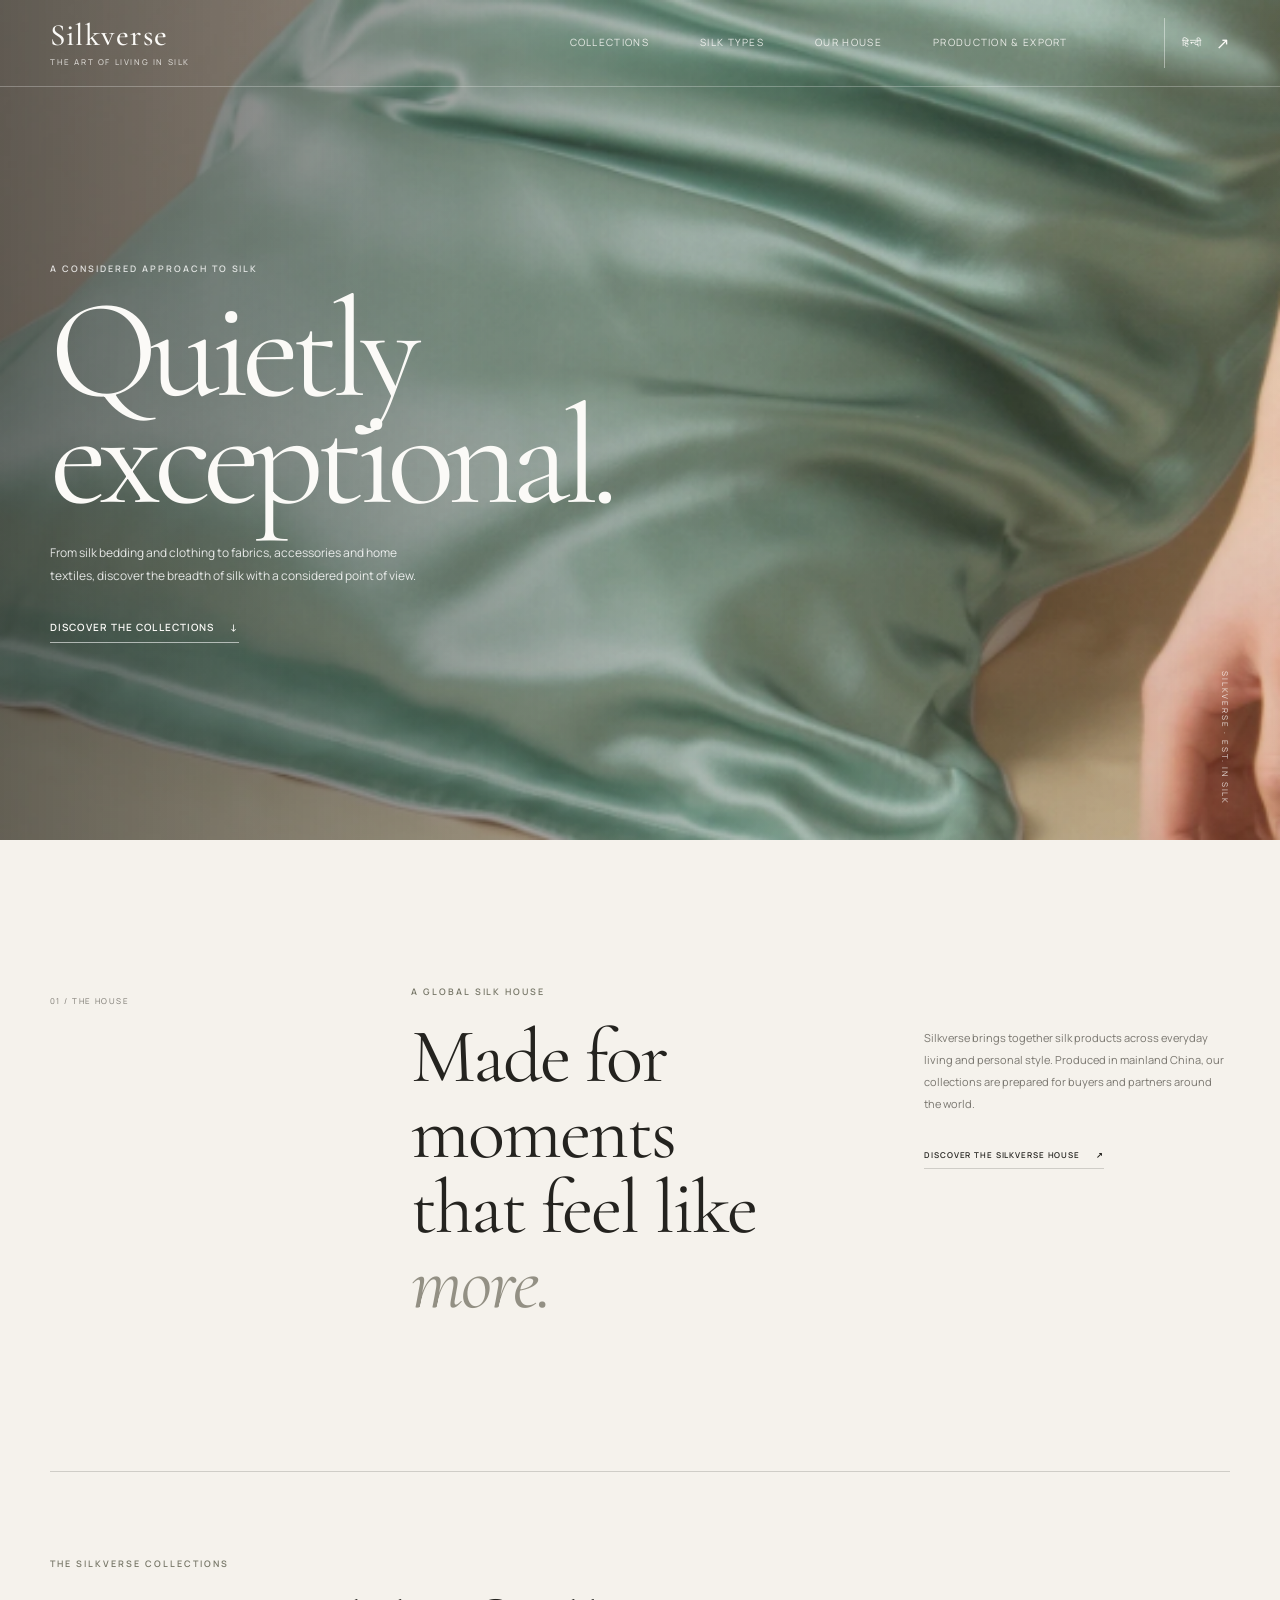
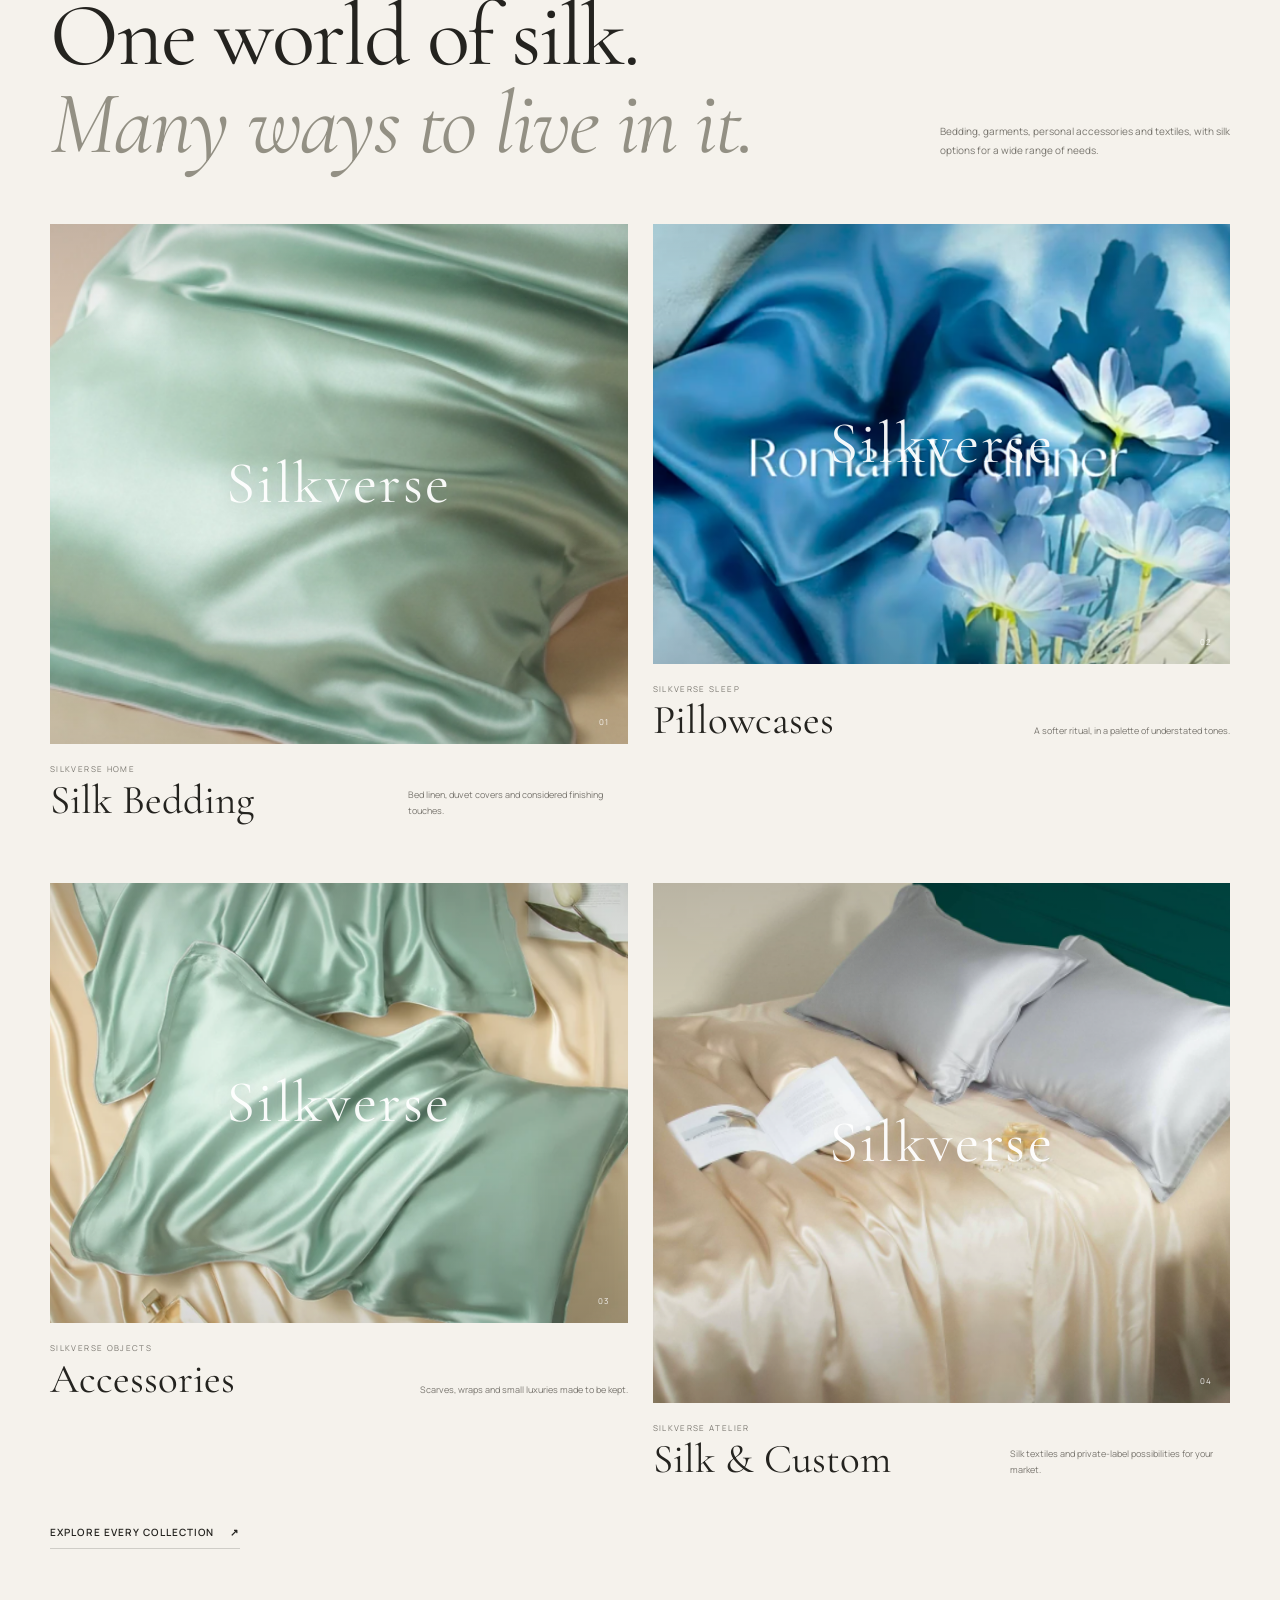
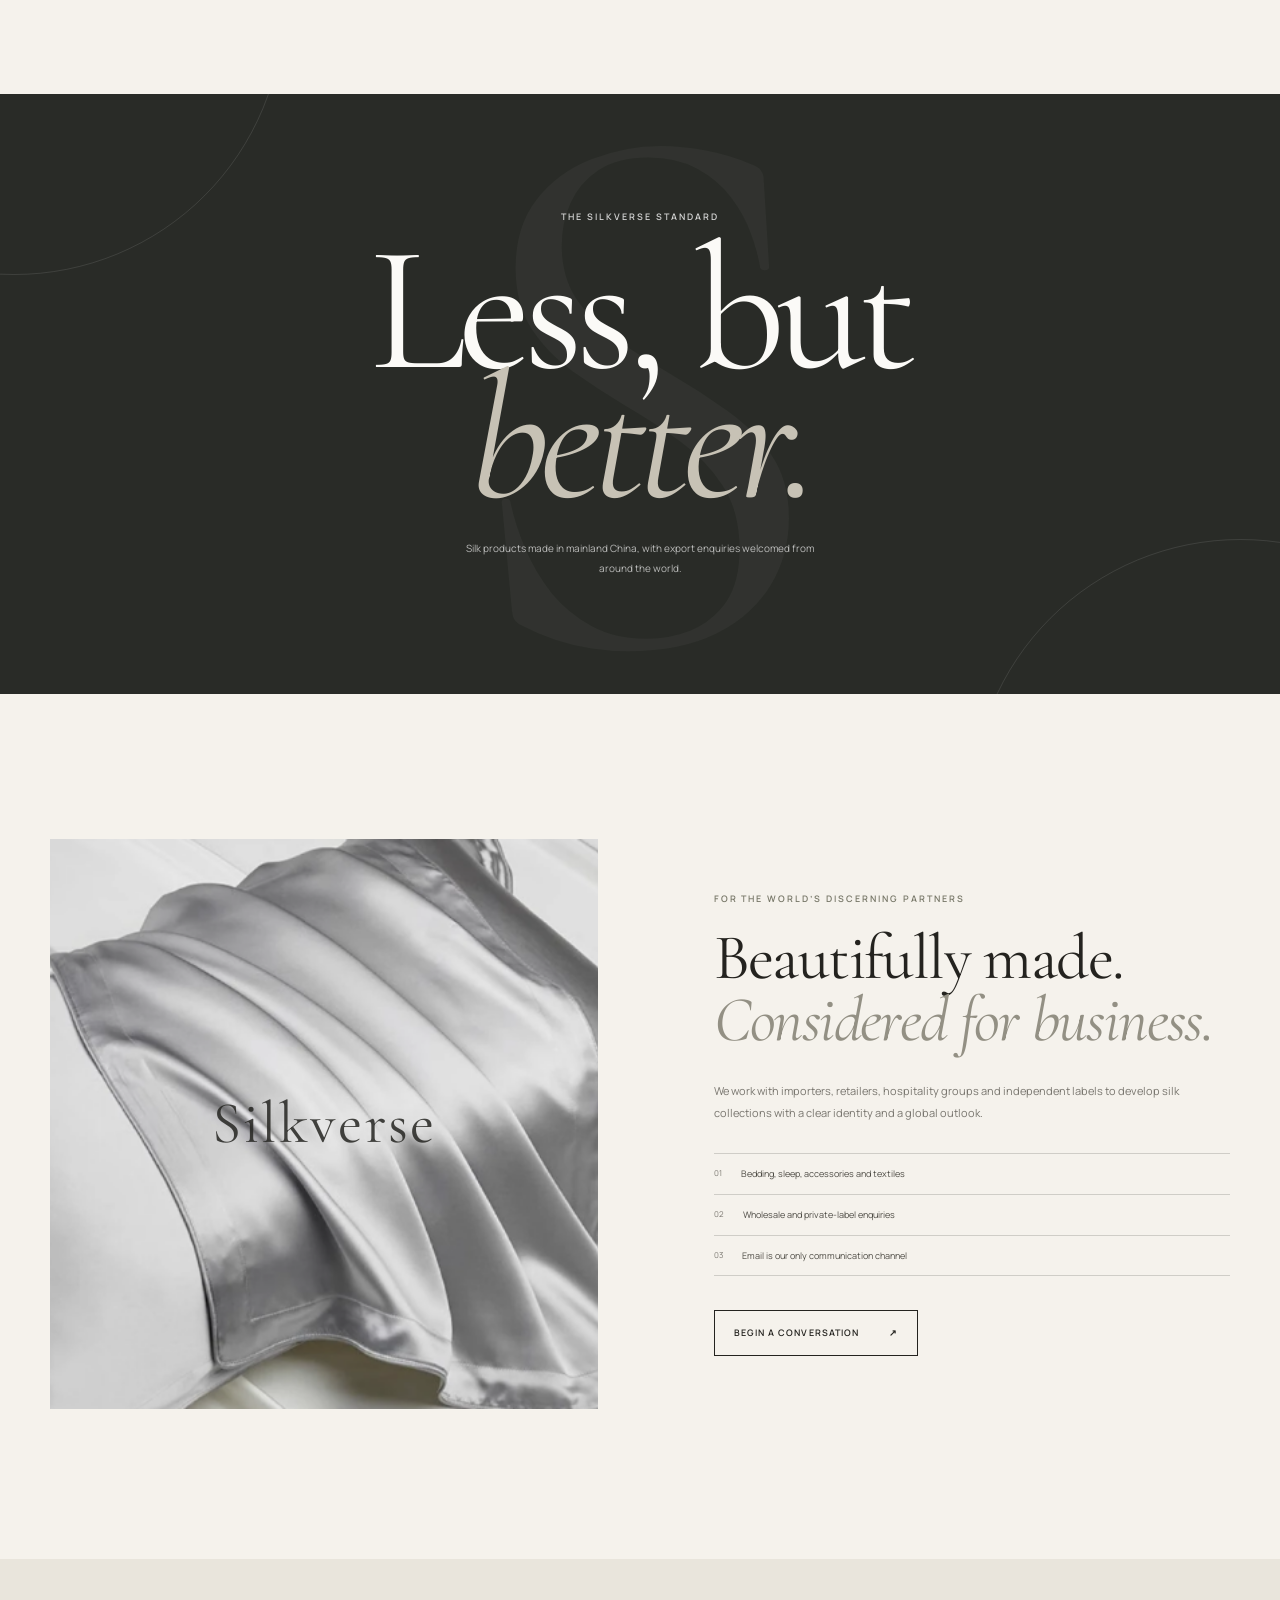
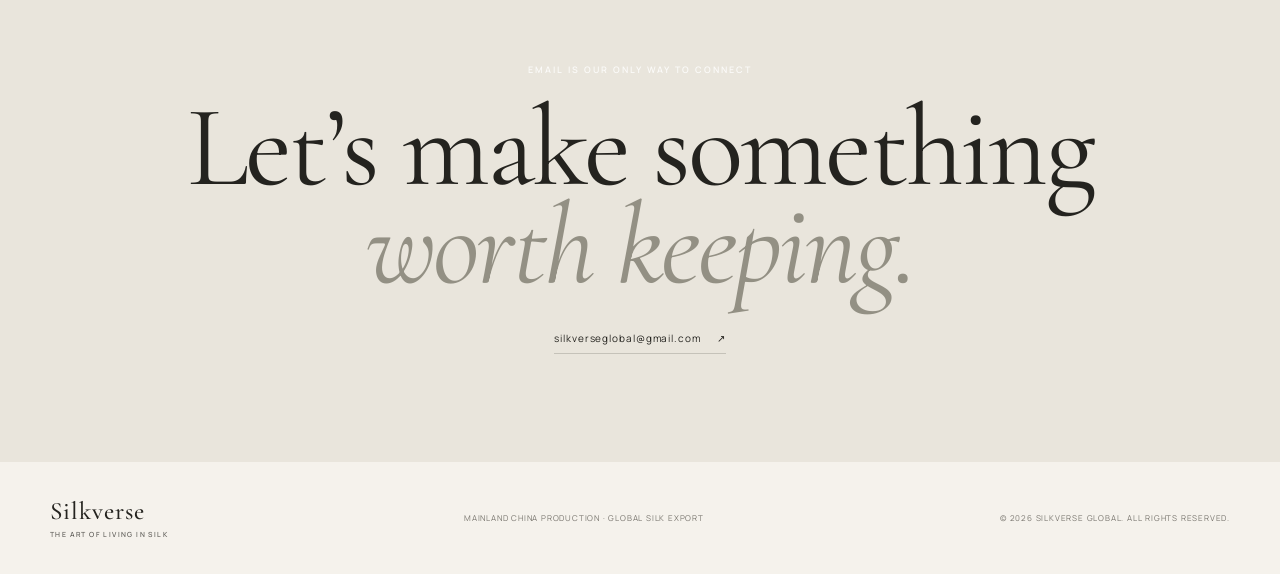
<file: index.html>
<!doctype html>
<html lang="en">
  <head>
    <!-- Google tag (gtag.js) -->
    <script async src="https://www.googletagmanager.com/gtag/js?id=AW-16472882980"></script>
    <script>
      window.dataLayer = window.dataLayer || [];
      function gtag(){dataLayer.push(arguments);}
      gtag('js', new Date());
      gtag('config', 'AW-16472882980');
    </script>
    <meta charset="UTF-8" />
    <meta name="viewport" content="width=device-width, initial-scale=1.0" />
    <meta
      name="description"
      content="Silkverse is a global silk house creating refined silk bedding, sleep essentials, accessories and textiles for international partners."
    />
    <meta name="theme-color" content="#f5f2ec" />
    <title>Silkverse — The Art of Living in Silk</title>
    <link rel="preconnect" href="https://fonts.googleapis.com" />
    <link rel="preconnect" href="https://fonts.gstatic.com" crossorigin />
    <link
      href="https://fonts.googleapis.com/css2?family=Cormorant+Garamond:wght@400;500;600&family=Manrope:wght@400;500;600;700&family=Noto+Sans+Devanagari:wght@400;500;600;700&display=swap"
      rel="stylesheet"
    />
    <link rel="stylesheet" href="styles.css" />
  </head>
  <body>
    <header class="site-header">
      <div class="header-inner">
        <a class="wordmark" href="index.html" aria-label="Silkverse home">
          <span class="wordmark-name">Silkverse</span>
          <span class="wordmark-caption">The art of living in silk</span>
        </a>

        <nav class="main-nav" aria-label="Main navigation">
          <a href="collections.html">Collections</a>
          <a href="silk-types.html">Silk Types</a>
          <a href="about.html">Our House</a>
          <a href="china-production.html">Production & Export</a>
        </nav>

        <a class="header-contact language-link" href="hi/index.html" lang="hi">
          <span>हिन्दी</span>
          <span aria-hidden="true">↗</span>
        </a>
      </div>
    </header>

    <main>
      <section class="hero" id="home">
        <img
          class="hero-image"
          src="蠶絲 (4).png"
          alt="Silkverse silk bedding in soft ivory and silver"
          fetchpriority="high"
        />
        <div class="hero-shade"></div>
        <div class="hero-content">
          <p class="eyebrow light">A considered approach to silk</p>
          <h1>Quietly<br />exceptional.</h1>
          <p class="hero-description">
            From silk bedding and clothing to fabrics, accessories and home textiles, discover the
            breadth of silk with a considered point of view.
          </p>
          <a class="text-link text-link-light" href="collections.html">
            Discover the collections <span aria-hidden="true">↓</span>
          </a>
        </div>
        <div class="hero-signature" aria-hidden="true">SILKVERSE · EST. IN SILK</div>
      </section>

      <section class="intro section-shell" id="house">
        <div class="intro-index">01 / THE HOUSE</div>
        <div class="intro-copy">
          <p class="eyebrow">A global silk house</p>
          <h2>Made for moments<br />that feel like <em>more.</em></h2>
        </div>
        <div class="intro-note">
          <p>
            Silkverse brings together silk products across everyday living and personal style.
            Produced in mainland China, our collections are prepared for buyers and partners
            around the world.
          </p>
          <a class="text-link" href="about.html">
            Discover the Silkverse house <span aria-hidden="true">↗</span>
          </a>
        </div>
      </section>

      <section class="collections section-shell" id="collections">
        <div class="section-heading">
          <div>
            <p class="eyebrow">The Silkverse collections</p>
            <h2>One world of silk.<br /><em>Many ways to live in it.</em></h2>
          </div>
          <p class="section-aside">
            Bedding, garments, personal accessories and textiles, with silk options for a wide
            range of needs.
          </p>
        </div>

        <div class="collection-grid">
          <article class="collection-card collection-wide">
            <a class="collection-image" href="mailto:silkverseglobal@gmail.com?subject=Silkverse%20Bedding%20Collection">
              <img src="蠶絲 (4).png" alt="Ivory Silkverse bedding collection" loading="lazy" />
              <span class="image-brand">Silkverse</span>
              <span class="collection-number">01</span>
            </a>
            <div class="collection-info">
              <div>
                <p class="collection-label">Silkverse Home</p>
                <h3>Silk Bedding</h3>
              </div>
              <p>Bed linen, duvet covers and considered finishing touches.</p>
            </div>
          </article>

          <article class="collection-card">
            <a class="collection-image" href="mailto:silkverseglobal@gmail.com?subject=Silkverse%20Pillowcase%20Collection">
              <img src="蠶絲 (1).png" alt="Sea-glass silk pillowcases by Silkverse" loading="lazy" />
              <span class="image-brand">Silkverse</span>
              <span class="collection-number">02</span>
            </a>
            <div class="collection-info">
              <div>
                <p class="collection-label">Silkverse Sleep</p>
                <h3>Pillowcases</h3>
              </div>
              <p>A softer ritual, in a palette of understated tones.</p>
            </div>
          </article>

          <article class="collection-card">
            <a class="collection-image" href="mailto:silkverseglobal@gmail.com?subject=Silkverse%20Accessories%20Collection">
              <img src="蠶絲 (2).png" alt="Blue silk and floral details for Silkverse accessories" loading="lazy" />
              <span class="image-brand">Silkverse</span>
              <span class="collection-number">03</span>
            </a>
            <div class="collection-info">
              <div>
                <p class="collection-label">Silkverse Objects</p>
                <h3>Accessories</h3>
              </div>
              <p>Scarves, wraps and small luxuries made to be kept.</p>
            </div>
          </article>

          <article class="collection-card collection-wide">
            <a class="collection-image" href="mailto:silkverseglobal@gmail.com?subject=Silkverse%20Silk%20Textiles%20and%20OEM">
              <img src="蠶絲 (5).png" alt="Silver silk textile detail from Silkverse" loading="lazy" />
              <span class="image-brand">Silkverse</span>
              <span class="collection-number">04</span>
            </a>
            <div class="collection-info">
              <div>
                <p class="collection-label">Silkverse Atelier</p>
                <h3>Silk & Custom</h3>
              </div>
              <p>Silk textiles and private-label possibilities for your market.</p>
            </div>
          </article>
        </div>
        <a class="text-link collection-more" href="collections.html">
          Explore every collection <span aria-hidden="true">↗</span>
        </a>
      </section>

      <section class="brand-statement">
        <div class="statement-mark" aria-hidden="true">S</div>
        <p class="eyebrow light">The Silkverse standard</p>
        <h2>Less, but<br /><em>better.</em></h2>
        <p class="statement-copy">
          Silk products made in mainland China, with export enquiries welcomed from around the
          world.
        </p>
      </section>

      <section class="partnership section-shell" id="partnership">
        <div class="partnership-image">
          <img src="蠶絲 (3).png" alt="Silkverse silk bedding styled for a serene bedroom" loading="lazy" />
          <span class="image-brand image-brand-dark">Silkverse</span>
        </div>
        <div class="partnership-copy">
          <p class="eyebrow">For the world’s discerning partners</p>
          <h2>Beautifully made.<br /><em>Considered for business.</em></h2>
          <p>
            We work with importers, retailers, hospitality groups and independent labels to develop
            silk collections with a clear identity and a global outlook.
          </p>
          <ul class="partner-points">
            <li><span>01</span> Bedding, sleep, accessories and textiles</li>
            <li><span>02</span> Wholesale and private-label enquiries</li>
            <li><span>03</span> Email is our only communication channel</li>
          </ul>
          <a class="button-link" href="mailto:silkverseglobal@gmail.com?subject=Silkverse%20Trade%20Enquiry">
            Begin a conversation <span aria-hidden="true">↗</span>
          </a>
        </div>
      </section>

      <section class="closing">
        <p class="eyebrow light">Email is our only way to connect</p>
        <h2>Let’s make something<br /><em>worth keeping.</em></h2>
        <a class="closing-email" href="mailto:silkverseglobal@gmail.com">
          silkverseglobal@gmail.com <span aria-hidden="true">↗</span>
        </a>
      </section>
    </main>

    <footer class="site-footer">
      <a class="wordmark footer-wordmark" href="index.html" aria-label="Silkverse home">
        <span class="wordmark-name">Silkverse</span>
        <span class="wordmark-caption">The art of living in silk</span>
      </a>
      <p>Mainland China production · Global silk export</p>
      <p>© <span id="year"></span> Silkverse Global. All rights reserved.</p>
    </footer>
    <script src="script.js"></script>
  </body>
</html>
</file>
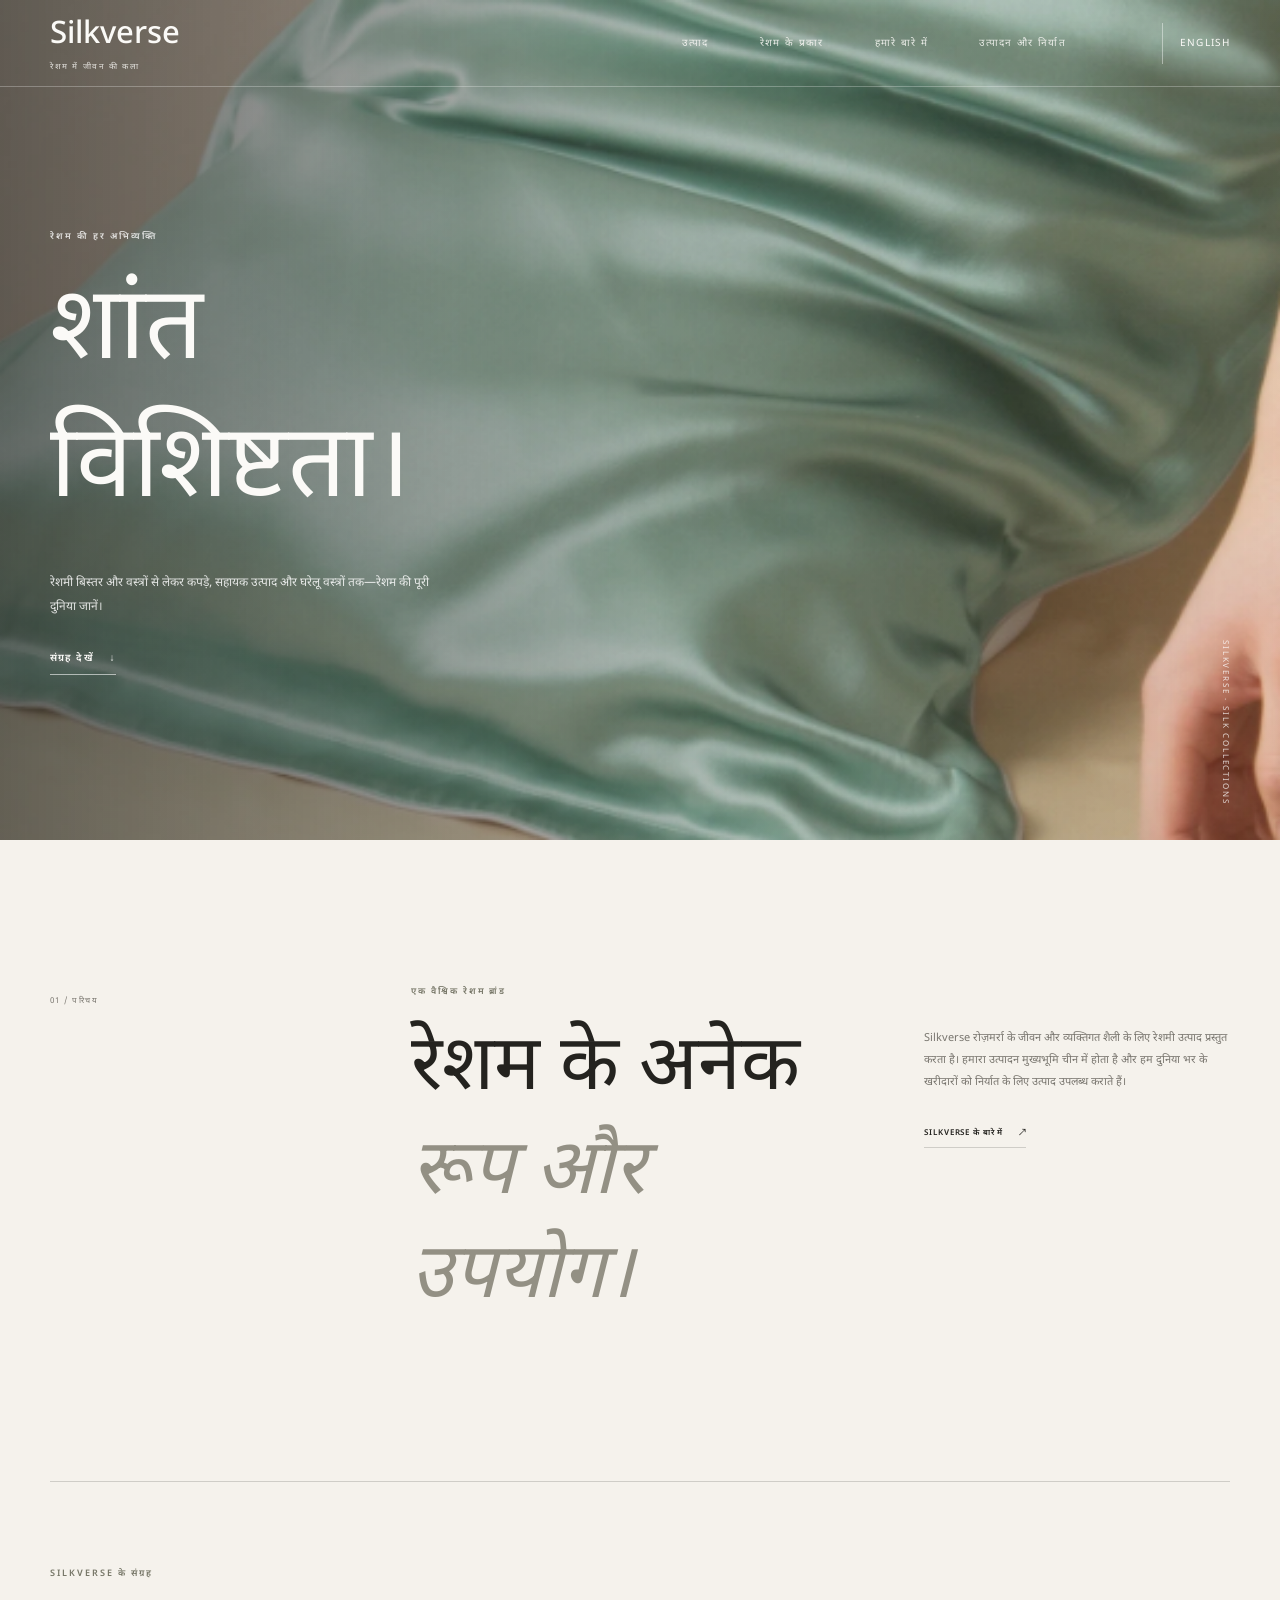
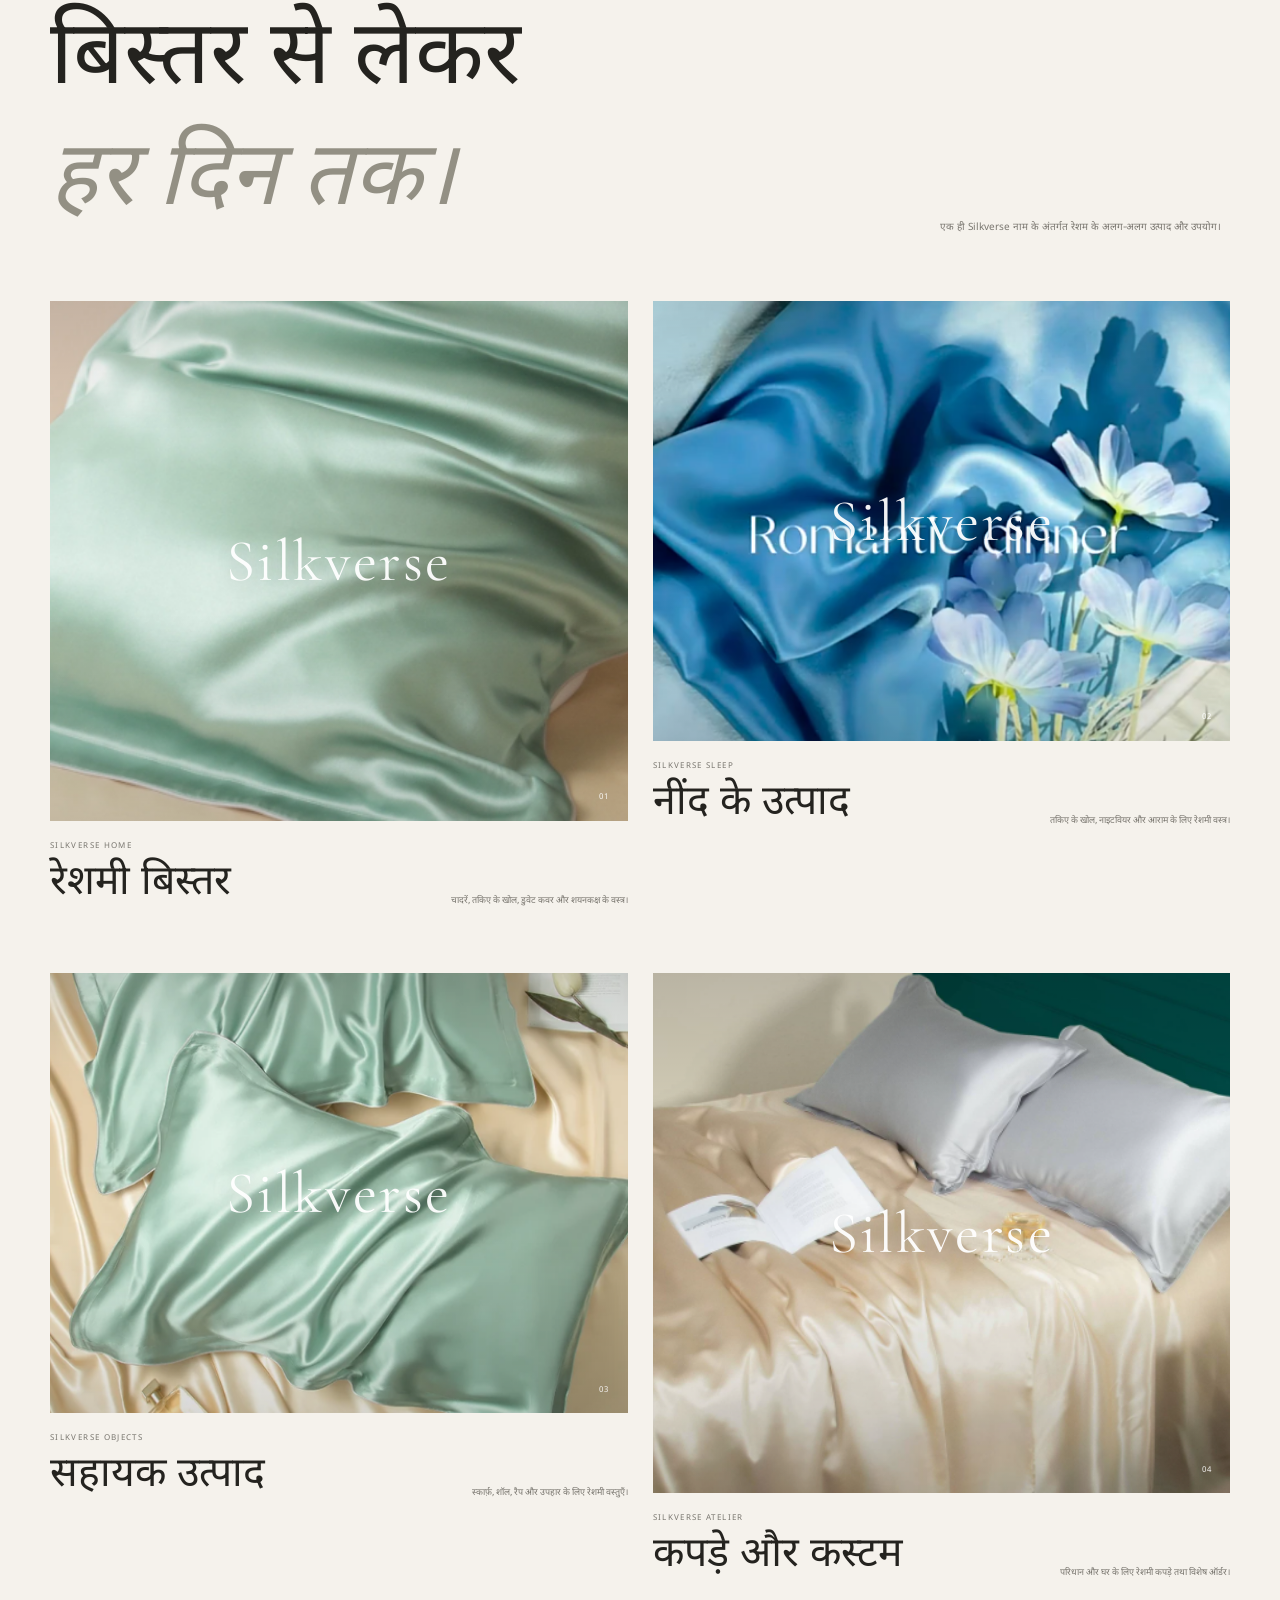
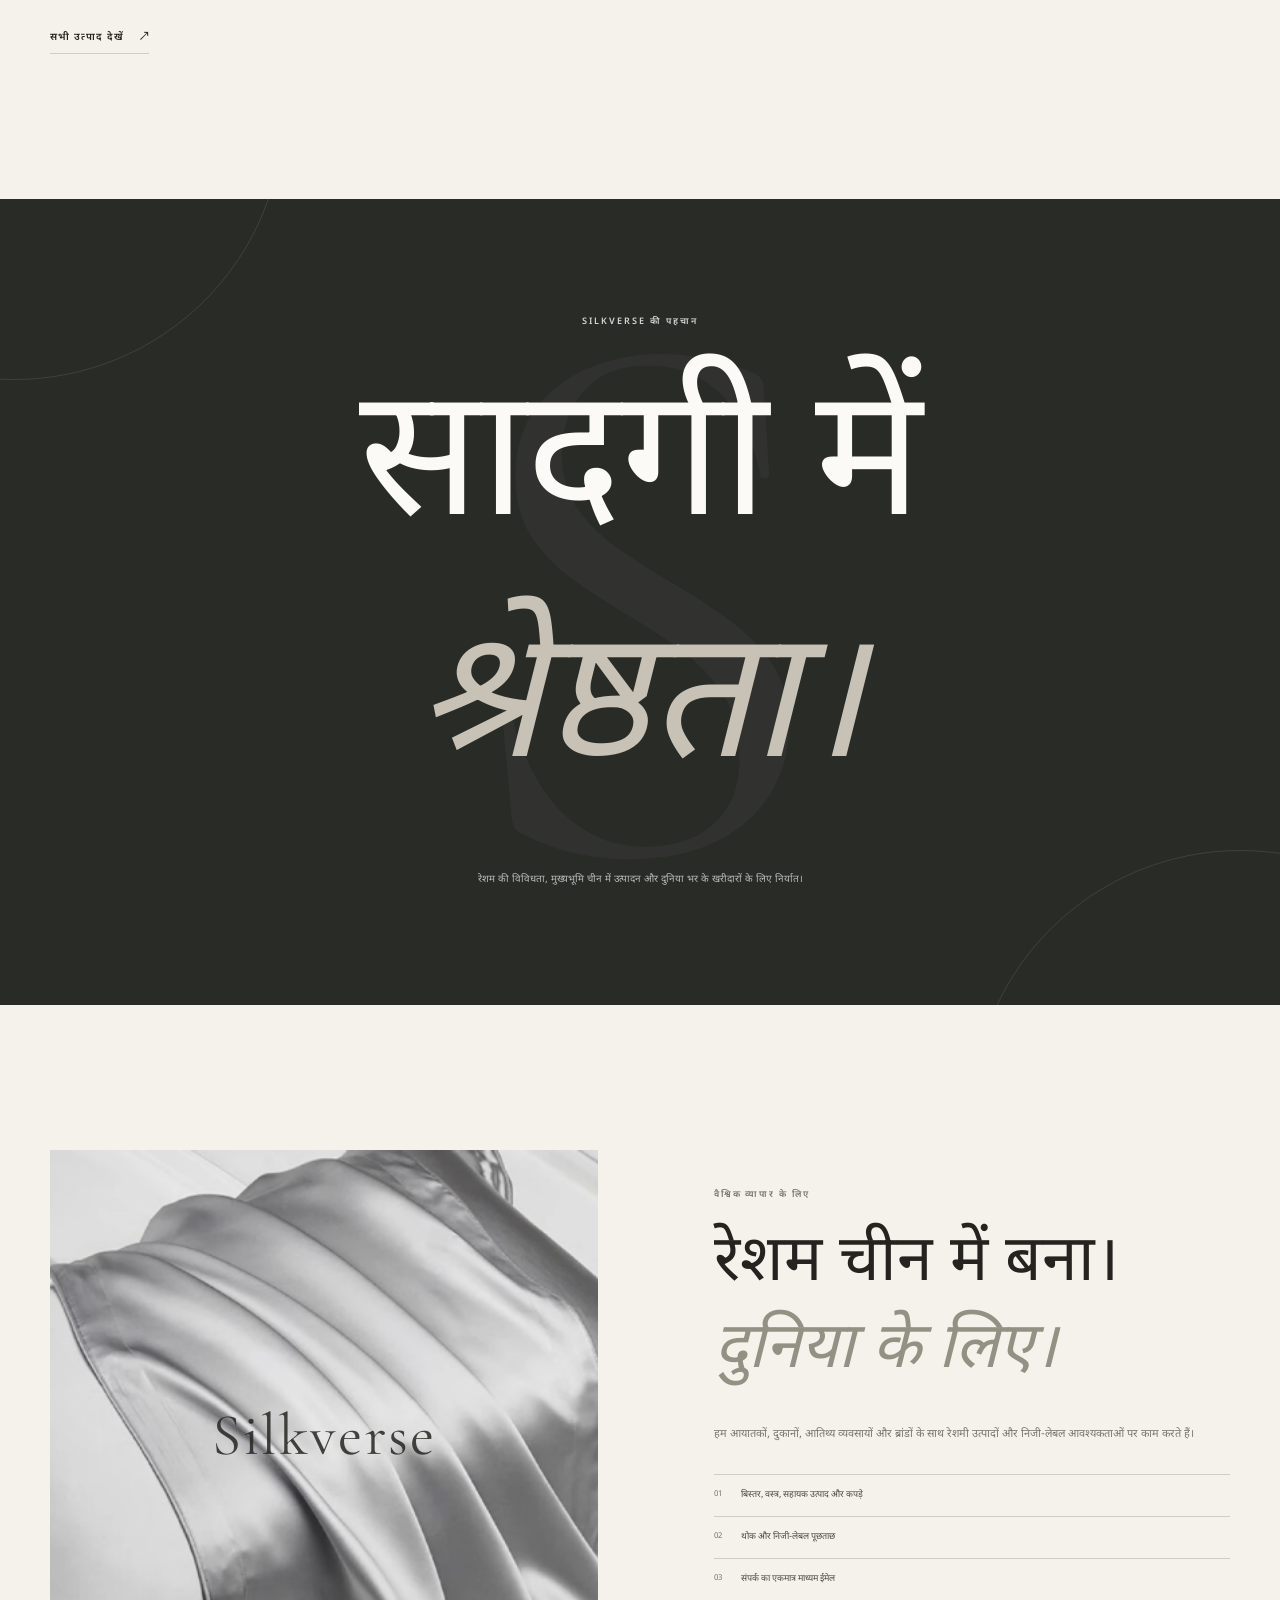
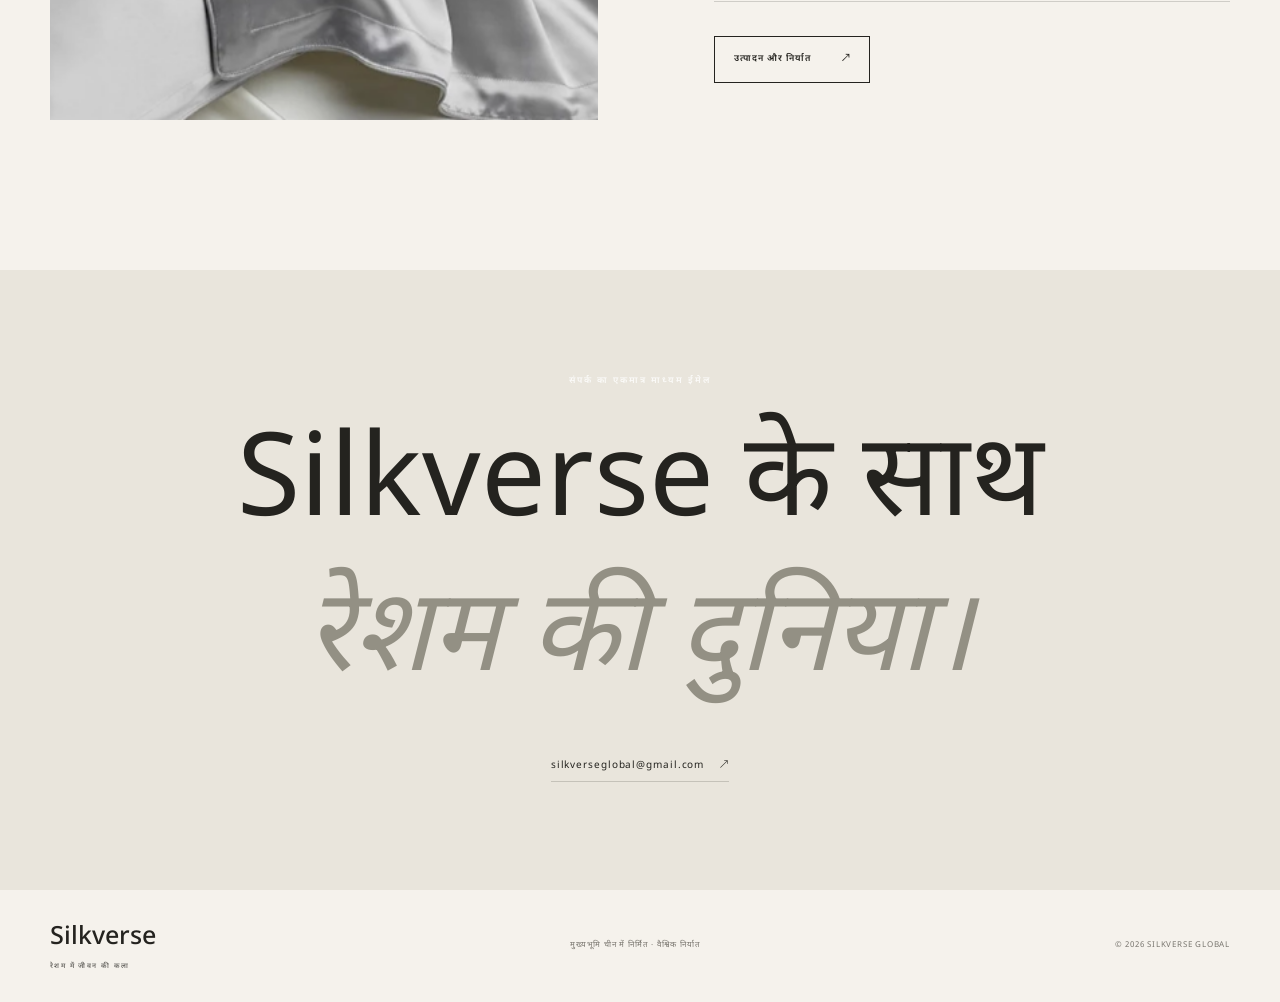
<file: hi/index.html>
<!doctype html>
<html lang="hi">
  <head>
    <!-- Google tag (gtag.js) -->
    <script async src="https://www.googletagmanager.com/gtag/js?id=AW-16472882980"></script>
    <script>
      window.dataLayer = window.dataLayer || [];
      function gtag(){dataLayer.push(arguments);}
      gtag('js', new Date());
      gtag('config', 'AW-16472882980');
    </script>
    <meta charset="UTF-8" />
    <meta name="viewport" content="width=device-width, initial-scale=1.0" />
    <meta name="description" content="Silkverse रेशम के बिस्तर, वस्त्र, सहायक उत्पाद और घरेलू कपड़े बनाता है। उत्पादन मुख्यभूमि चीन में, वैश्विक निर्यात के लिए।" />
    <title>Silkverse — रेशम में जीवन की कला</title>
    <link rel="preconnect" href="https://fonts.googleapis.com" />
    <link rel="preconnect" href="https://fonts.gstatic.com" crossorigin />
    <link href="https://fonts.googleapis.com/css2?family=Cormorant+Garamond:wght@400;500;600&family=Manrope:wght@400;500;600;700&family=Noto+Sans+Devanagari:wght@400;500;600;700&display=swap" rel="stylesheet" />
    <link rel="stylesheet" href="../styles.css" />
  </head>
  <body>
    <header class="site-header"><div class="header-inner">
      <a class="wordmark" href="index.html" aria-label="Silkverse मुख्य पृष्ठ"><span class="wordmark-name">Silkverse</span><span class="wordmark-caption">रेशम में जीवन की कला</span></a>
      <nav class="main-nav" aria-label="मुख्य नेविगेशन"><a href="collections.html">उत्पाद</a><a href="silk-types.html">रेशम के प्रकार</a><a href="about.html">हमारे बारे में</a><a href="china-production.html">उत्पादन और निर्यात</a></nav>
      <a class="header-contact language-link" href="../index.html" lang="en">English</a>
    </div></header>
    <main>
      <section class="hero" id="home"><img class="hero-image" src="../蠶絲 (4).png" alt="Silkverse का हाथीदांत रंग का रेशमी बिस्तर" fetchpriority="high" /><div class="hero-shade"></div><div class="hero-content">
        <p class="eyebrow light">रेशम की हर अभिव्यक्ति</p><h1>शांत<br />विशिष्टता।</h1>
        <p class="hero-description">रेशमी बिस्तर और वस्त्रों से लेकर कपड़े, सहायक उत्पाद और घरेलू वस्त्रों तक—रेशम की पूरी दुनिया जानें।</p>
        <a class="text-link text-link-light" href="collections.html">संग्रह देखें <span aria-hidden="true">↓</span></a>
      </div><div class="hero-signature" aria-hidden="true">SILKVERSE · SILK COLLECTIONS</div></section>
      <section class="intro section-shell"><div class="intro-index">01 / परिचय</div><div class="intro-copy"><p class="eyebrow">एक वैश्विक रेशम ब्रांड</p><h2>रेशम के अनेक<br /><em>रूप और उपयोग।</em></h2></div><div class="intro-note">
        <p>Silkverse रोज़मर्रा के जीवन और व्यक्तिगत शैली के लिए रेशमी उत्पाद प्रस्तुत करता है। हमारा उत्पादन मुख्यभूमि चीन में होता है और हम दुनिया भर के खरीदारों को निर्यात के लिए उत्पाद उपलब्ध कराते हैं।</p>
        <a class="text-link" href="about.html">Silkverse के बारे में <span aria-hidden="true">↗</span></a>
      </div></section>
      <section class="collections section-shell"><div class="section-heading"><div><p class="eyebrow">Silkverse के संग्रह</p><h2>बिस्तर से लेकर<br /><em>हर दिन तक।</em></h2></div><p class="section-aside">एक ही Silkverse नाम के अंतर्गत रेशम के अलग-अलग उत्पाद और उपयोग।</p></div>
        <div class="collection-grid">
          <article class="collection-card collection-wide"><a class="collection-image" href="collections.html"><img src="../蠶絲 (4).png" alt="Silkverse का रेशमी बिस्तर" loading="lazy" /><span class="image-brand">Silkverse</span><span class="collection-number">01</span></a><div class="collection-info"><div><p class="collection-label">Silkverse Home</p><h3>रेशमी बिस्तर</h3></div><p>चादरें, तकिए के खोल, डुवेट कवर और शयनकक्ष के वस्त्र।</p></div></article>
          <article class="collection-card"><a class="collection-image" href="collections.html"><img src="../蠶絲 (1).png" alt="Silkverse के रेशमी तकिए के खोल" loading="lazy" /><span class="image-brand">Silkverse</span><span class="collection-number">02</span></a><div class="collection-info"><div><p class="collection-label">Silkverse Sleep</p><h3>नींद के उत्पाद</h3></div><p>तकिए के खोल, नाइटवियर और आराम के लिए रेशमी वस्त्र।</p></div></article>
          <article class="collection-card"><a class="collection-image" href="collections.html"><img src="../蠶絲 (2).png" alt="Silkverse के रेशमी सहायक उत्पाद" loading="lazy" /><span class="image-brand">Silkverse</span><span class="collection-number">03</span></a><div class="collection-info"><div><p class="collection-label">Silkverse Objects</p><h3>सहायक उत्पाद</h3></div><p>स्कार्फ़, शॉल, रैप और उपहार के लिए रेशमी वस्तुएँ।</p></div></article>
          <article class="collection-card collection-wide"><a class="collection-image" href="silk-types.html"><img src="../蠶絲 (5).png" alt="Silkverse का चमकदार रेशमी कपड़ा" loading="lazy" /><span class="image-brand">Silkverse</span><span class="collection-number">04</span></a><div class="collection-info"><div><p class="collection-label">Silkverse Atelier</p><h3>कपड़े और कस्टम</h3></div><p>परिधान और घर के लिए रेशमी कपड़े तथा विशेष ऑर्डर।</p></div></article>
        </div><a class="text-link collection-more" href="collections.html">सभी उत्पाद देखें <span aria-hidden="true">↗</span></a>
      </section>
      <section class="brand-statement"><div class="statement-mark" aria-hidden="true">S</div><p class="eyebrow light">Silkverse की पहचान</p><h2>सादगी में<br /><em>श्रेष्ठता।</em></h2><p class="statement-copy">रेशम की विविधता, मुख्यभूमि चीन में उत्पादन और दुनिया भर के खरीदारों के लिए निर्यात।</p></section>
      <section class="partnership section-shell"><div class="partnership-image"><img src="../蠶絲 (3).png" alt="Silkverse का रेशमी बिस्तर" loading="lazy" /><span class="image-brand image-brand-dark">Silkverse</span></div><div class="partnership-copy">
        <p class="eyebrow">वैश्विक व्यापार के लिए</p><h2>रेशम चीन में बना।<br /><em>दुनिया के लिए।</em></h2>
        <p>हम आयातकों, दुकानों, आतिथ्य व्यवसायों और ब्रांडों के साथ रेशमी उत्पादों और निजी-लेबल आवश्यकताओं पर काम करते हैं।</p>
        <ul class="partner-points"><li><span>01</span> बिस्तर, वस्त्र, सहायक उत्पाद और कपड़े</li><li><span>02</span> थोक और निजी-लेबल पूछताछ</li><li><span>03</span> संपर्क का एकमात्र माध्यम ईमेल</li></ul>
        <a class="button-link" href="china-production.html">उत्पादन और निर्यात <span aria-hidden="true">↗</span></a>
      </div></section>
      <section class="closing"><p class="eyebrow light">संपर्क का एकमात्र माध्यम ईमेल</p><h2>Silkverse के साथ<br /><em>रेशम की दुनिया।</em></h2><a class="closing-email" href="mailto:silkverseglobal@gmail.com">silkverseglobal@gmail.com <span aria-hidden="true">↗</span></a></section>
    </main>
    <footer class="site-footer"><a class="wordmark footer-wordmark" href="index.html" aria-label="Silkverse मुख्य पृष्ठ"><span class="wordmark-name">Silkverse</span><span class="wordmark-caption">रेशम में जीवन की कला</span></a><p>मुख्यभूमि चीन में निर्मित · वैश्विक निर्यात</p><p>© <span id="year"></span> Silkverse Global</p></footer>
    <script src="../script.js"></script>
  </body>
</html>
</file>
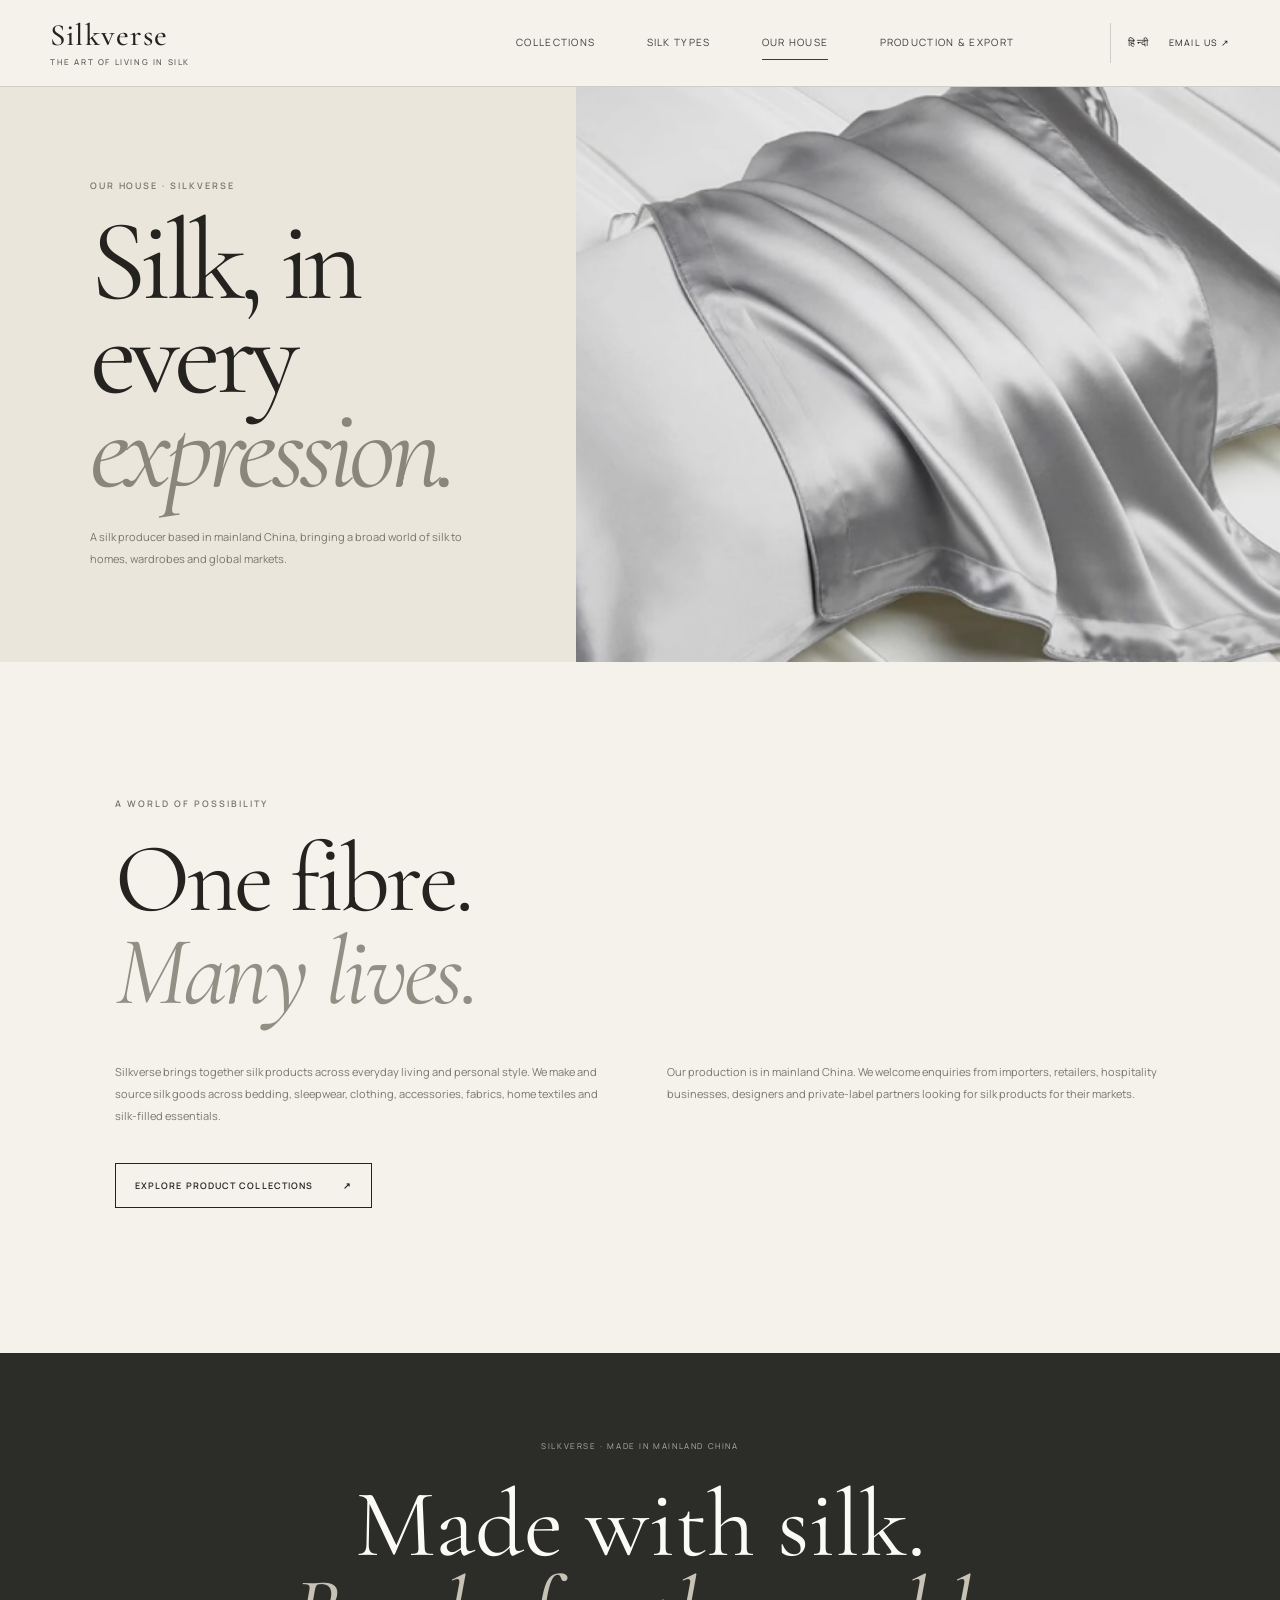
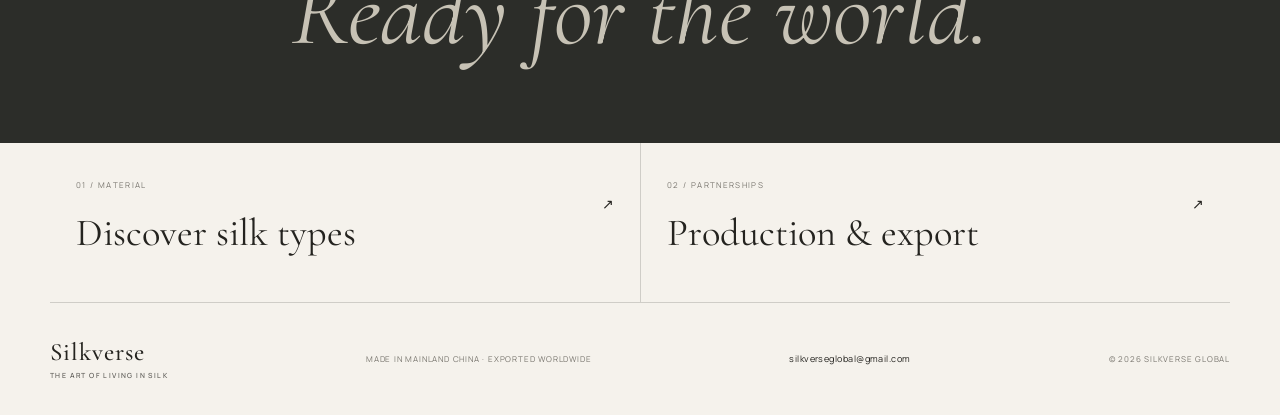
<file: about.html>
<!doctype html>
<html lang="en">
  <head>
    <!-- Google tag (gtag.js) -->
    <script async src="https://www.googletagmanager.com/gtag/js?id=AW-16472882980"></script>
    <script>
      window.dataLayer = window.dataLayer || [];
      function gtag(){dataLayer.push(arguments);}
      gtag('js', new Date());
      gtag('config', 'AW-16472882980');
    </script>
    <meta charset="UTF-8" />
    <meta name="viewport" content="width=device-width, initial-scale=1.0" />
    <meta name="description" content="Meet Silkverse: a mainland China-based silk producer serving global buyers with silk products across home, apparel and accessories." />
    <meta name="theme-color" content="#f5f2ec" />
    <title>Our House — Silkverse</title>
    <link rel="preconnect" href="https://fonts.googleapis.com" />
    <link rel="preconnect" href="https://fonts.gstatic.com" crossorigin />
    <link href="https://fonts.googleapis.com/css2?family=Cormorant+Garamond:wght@400;500;600&family=Manrope:wght@400;500;600;700&family=Noto+Sans+Devanagari:wght@400;500;600;700&display=swap" rel="stylesheet" />
    <link rel="stylesheet" href="styles.css" />
  </head>
  <body>
    <header class="site-header subpage-header">
      <div class="header-inner">
        <a class="wordmark" href="index.html" aria-label="Silkverse home"><span class="wordmark-name">Silkverse</span><span class="wordmark-caption">The art of living in silk</span></a>
        <nav class="main-nav" aria-label="Main navigation">
          <a href="collections.html">Collections</a><a href="silk-types.html">Silk Types</a><a href="about.html" aria-current="page">Our House</a><a href="china-production.html">Production & Export</a>
        </nav>
        <div class="header-tools"><a class="header-contact language-link" href="hi/about.html" lang="hi">हिन्दी</a><a class="email-link" href="mailto:silkverseglobal@gmail.com">Email us ↗</a></div>
      </div>
    </header>
    <main class="inner-page">
      <section class="page-hero page-hero-about">
        <div class="page-hero-copy">
          <p class="eyebrow">Our House · Silkverse</p>
          <h1>Silk, in every<br /><em>expression.</em></h1>
          <p>A silk producer based in mainland China, bringing a broad world of silk to homes, wardrobes and global markets.</p>
        </div>
        <img src="蠶絲 (3).png" alt="Silkverse silk bedding and textiles" />
      </section>
      <section class="page-prose">
        <p class="eyebrow">A world of possibility</p>
        <h2>One fibre.<br /><em>Many lives.</em></h2>
        <div class="prose-columns">
          <p>Silkverse brings together silk products across everyday living and personal style. We make and source silk goods across bedding, sleepwear, clothing, accessories, fabrics, home textiles and silk-filled essentials.</p>
          <p>Our production is in mainland China. We welcome enquiries from importers, retailers, hospitality businesses, designers and private-label partners looking for silk products for their markets.</p>
        </div>
        <a class="button-link" href="collections.html">Explore product collections <span aria-hidden="true">↗</span></a>
      </section>
      <section class="page-banner">
        <span class="banner-index">SILKVERSE · MADE IN MAINLAND CHINA</span>
        <p>Made with silk.<br /><em>Ready for the world.</em></p>
      </section>
      <section class="page-link-grid">
        <a href="silk-types.html"><span>01 / MATERIAL</span><strong>Discover silk types</strong><span aria-hidden="true">↗</span></a>
        <a href="china-production.html"><span>02 / PARTNERSHIPS</span><strong>Production & export</strong><span aria-hidden="true">↗</span></a>
      </section>
    </main>
    <footer class="site-footer">
      <a class="wordmark footer-wordmark" href="index.html" aria-label="Silkverse home"><span class="wordmark-name">Silkverse</span><span class="wordmark-caption">The art of living in silk</span></a>
      <p>Made in mainland China · Exported worldwide</p>
      <a class="footer-email" href="mailto:silkverseglobal@gmail.com">silkverseglobal@gmail.com</a>
      <p>© <span id="year"></span> Silkverse Global</p>
    </footer>
    <script src="script.js"></script>
  </body>
</html>
</file>
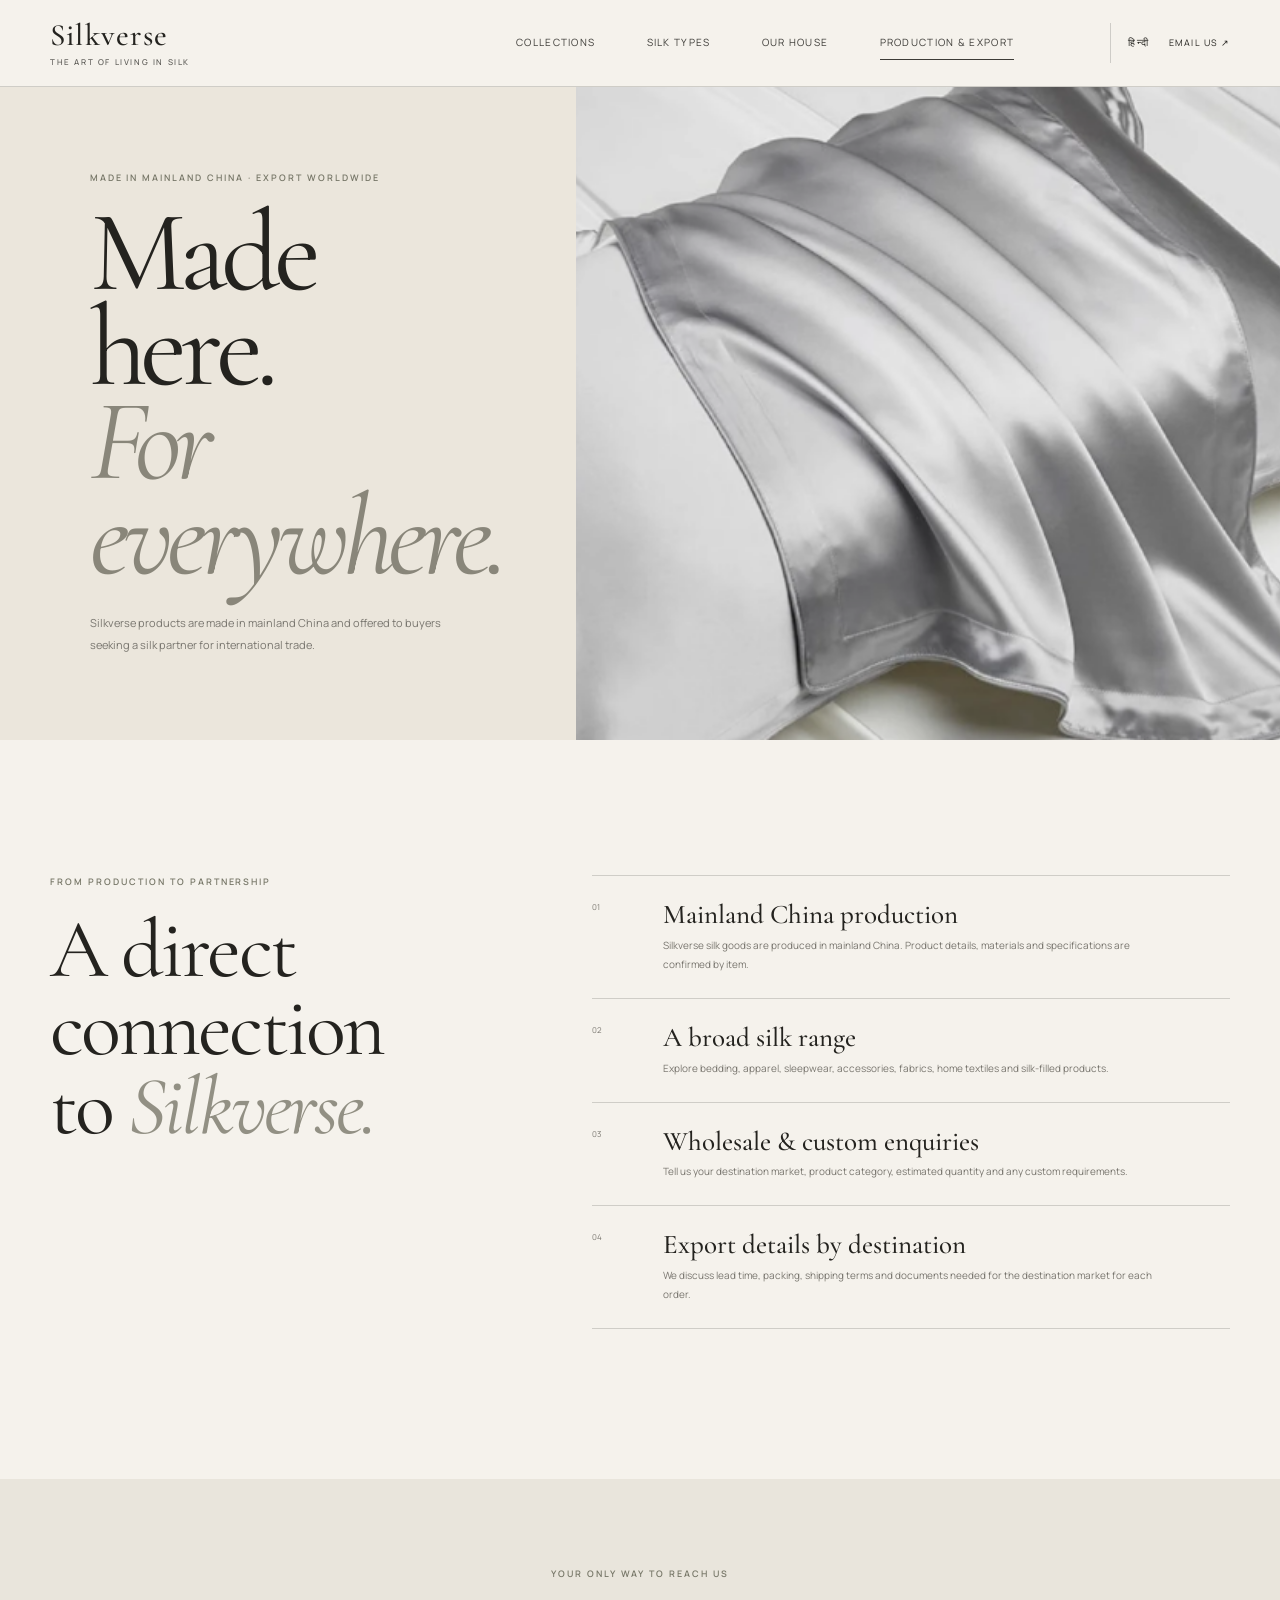
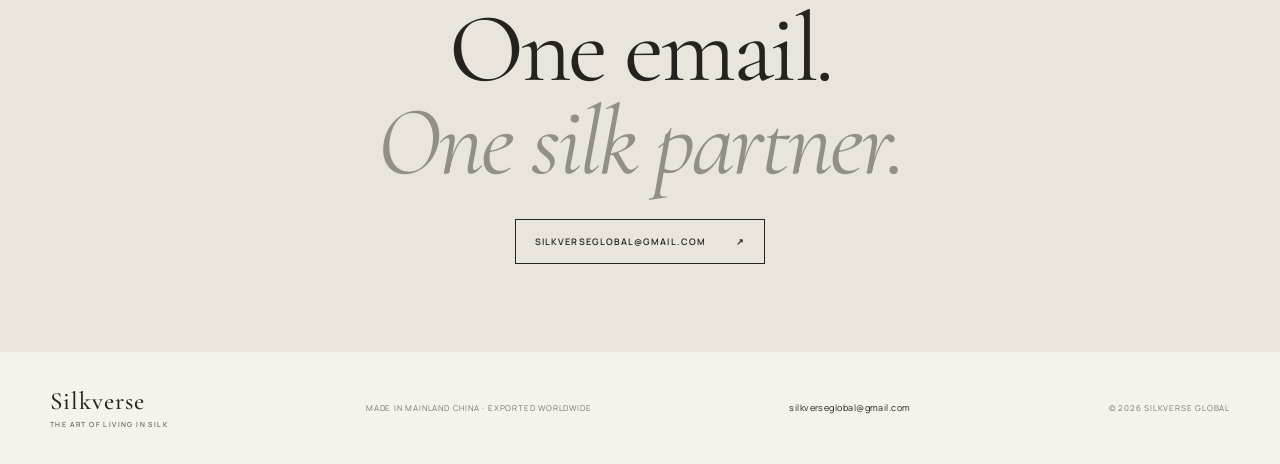
<file: china-production.html>
<!doctype html>
<html lang="en">
  <head>
    <!-- Google tag (gtag.js) -->
    <script async src="https://www.googletagmanager.com/gtag/js?id=AW-16472882980"></script>
    <script>
      window.dataLayer = window.dataLayer || [];
      function gtag(){dataLayer.push(arguments);}
      gtag('js', new Date());
      gtag('config', 'AW-16472882980');
    </script>
    <meta charset="UTF-8" />
    <meta name="viewport" content="width=device-width, initial-scale=1.0" />
    <meta name="description" content="Silkverse silk products are made in mainland China and supplied to international buyers. Contact us exclusively by email." />
    <meta name="theme-color" content="#f5f2ec" />
    <title>Mainland China Production & Global Export — Silkverse</title>
    <link rel="preconnect" href="https://fonts.googleapis.com" />
    <link rel="preconnect" href="https://fonts.gstatic.com" crossorigin />
    <link href="https://fonts.googleapis.com/css2?family=Cormorant+Garamond:wght@400;500;600&family=Manrope:wght@400;500;600;700&family=Noto+Sans+Devanagari:wght@400;500;600;700&display=swap" rel="stylesheet" />
    <link rel="stylesheet" href="styles.css" />
  </head>
  <body>
    <header class="site-header subpage-header">
      <div class="header-inner">
        <a class="wordmark" href="index.html" aria-label="Silkverse home"><span class="wordmark-name">Silkverse</span><span class="wordmark-caption">The art of living in silk</span></a>
        <nav class="main-nav" aria-label="Main navigation">
          <a href="collections.html">Collections</a><a href="silk-types.html">Silk Types</a><a href="about.html">Our House</a><a href="china-production.html" aria-current="page">Production & Export</a>
        </nav>
        <div class="header-tools"><a class="header-contact language-link" href="hi/china-production.html" lang="hi">हिन्दी</a><a class="email-link" href="mailto:silkverseglobal@gmail.com">Email us ↗</a></div>
      </div>
    </header>
    <main class="inner-page">
      <section class="page-hero page-hero-export">
        <div class="page-hero-copy">
          <p class="eyebrow">Made in mainland China · Export worldwide</p>
          <h1>Made here.<br /><em>For everywhere.</em></h1>
          <p>Silkverse products are made in mainland China and offered to buyers seeking a silk partner for international trade.</p>
        </div>
        <img src="蠶絲 (3).png" alt="Silkverse bedding made for international markets" />
      </section>
      <section class="export-details">
        <div class="export-intro"><p class="eyebrow">From production to partnership</p><h2>A direct connection<br />to <em>Silkverse.</em></h2></div>
        <div class="export-steps">
          <article><span>01</span><div><h3>Mainland China production</h3><p>Silkverse silk goods are produced in mainland China. Product details, materials and specifications are confirmed by item.</p></div></article>
          <article><span>02</span><div><h3>A broad silk range</h3><p>Explore bedding, apparel, sleepwear, accessories, fabrics, home textiles and silk-filled products.</p></div></article>
          <article><span>03</span><div><h3>Wholesale & custom enquiries</h3><p>Tell us your destination market, product category, estimated quantity and any custom requirements.</p></div></article>
          <article><span>04</span><div><h3>Export details by destination</h3><p>We discuss lead time, packing, shipping terms and documents needed for the destination market for each order.</p></div></article>
        </div>
      </section>
      <section class="page-cta"><p class="eyebrow">Your only way to reach us</p><h2>One email.<br /><em>One silk partner.</em></h2><a class="button-link" href="mailto:silkverseglobal@gmail.com?subject=Silkverse%20Export%20Enquiry">silkverseglobal@gmail.com <span aria-hidden="true">↗</span></a></section>
    </main>
    <footer class="site-footer">
      <a class="wordmark footer-wordmark" href="index.html" aria-label="Silkverse home"><span class="wordmark-name">Silkverse</span><span class="wordmark-caption">The art of living in silk</span></a>
      <p>Made in mainland China · Exported worldwide</p>
      <a class="footer-email" href="mailto:silkverseglobal@gmail.com">silkverseglobal@gmail.com</a>
      <p>© <span id="year"></span> Silkverse Global</p>
    </footer>
    <script src="script.js"></script>
  </body>
</html>
</file>
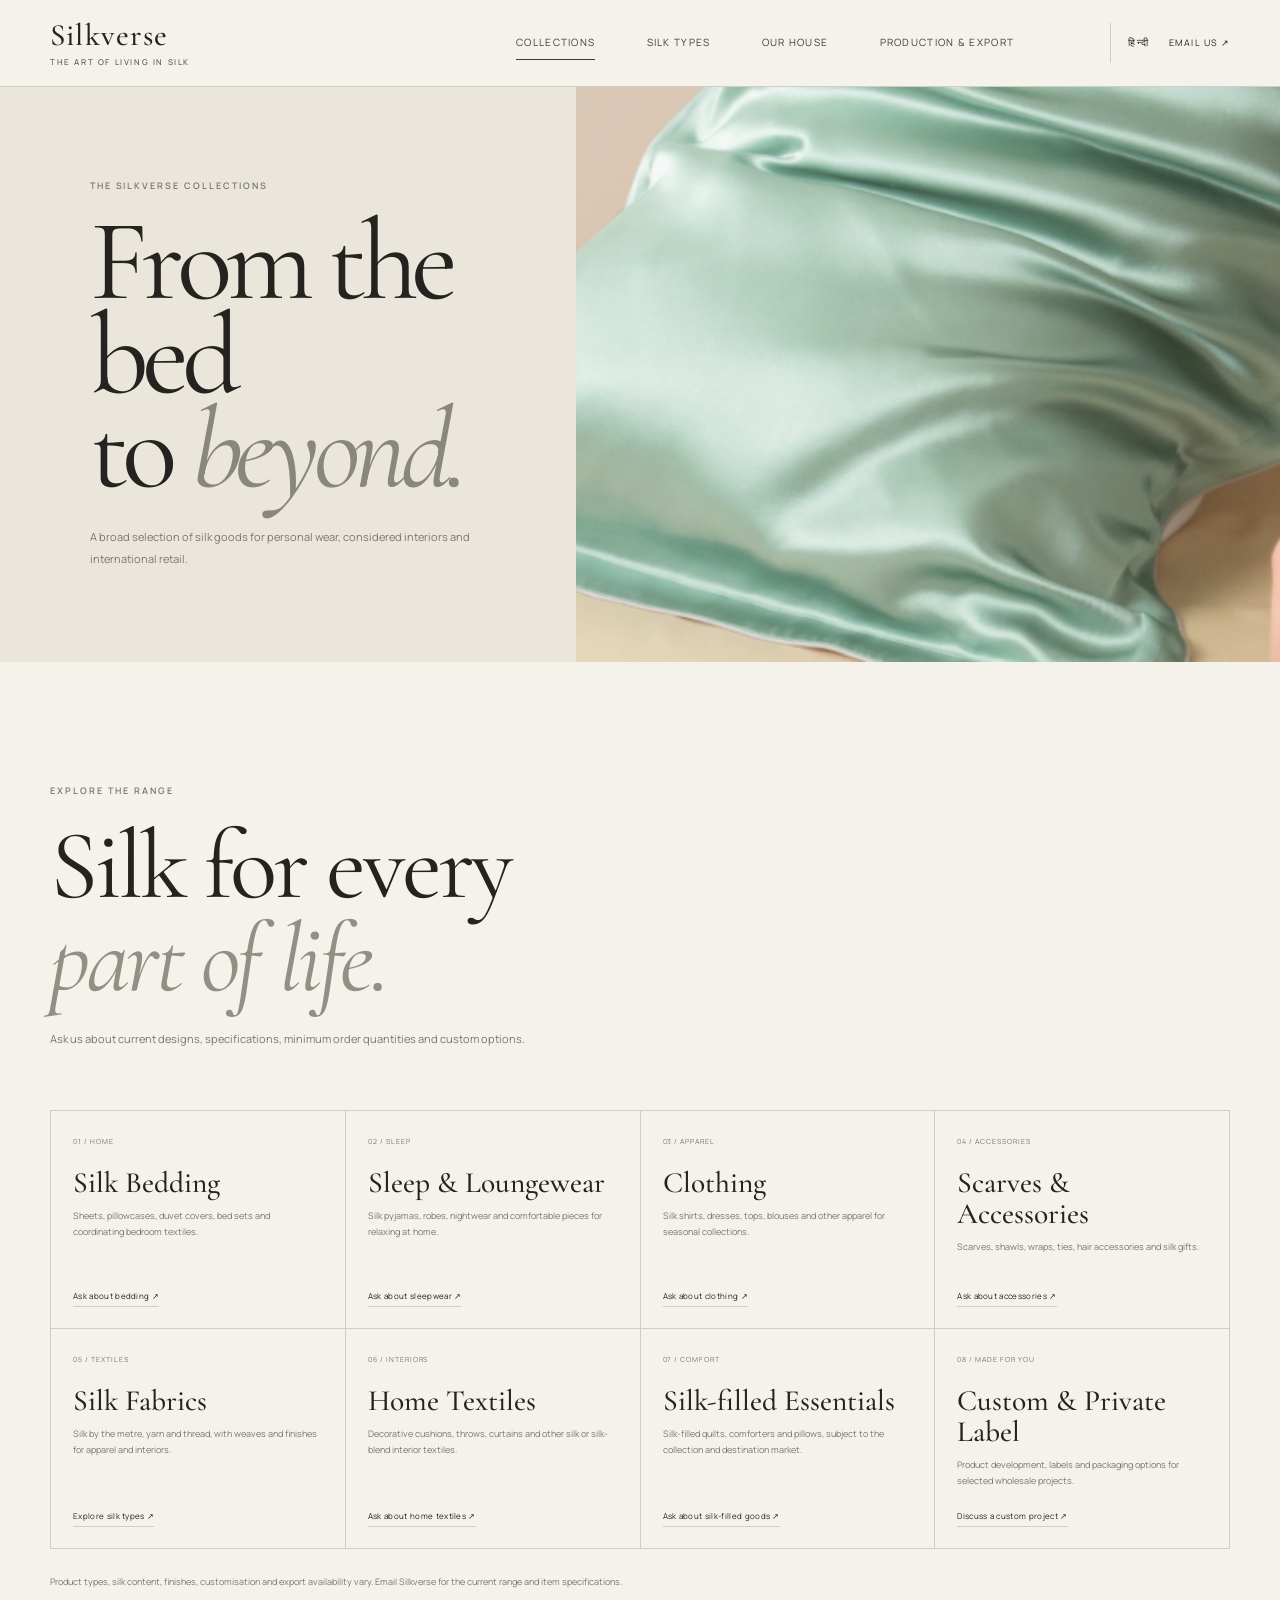
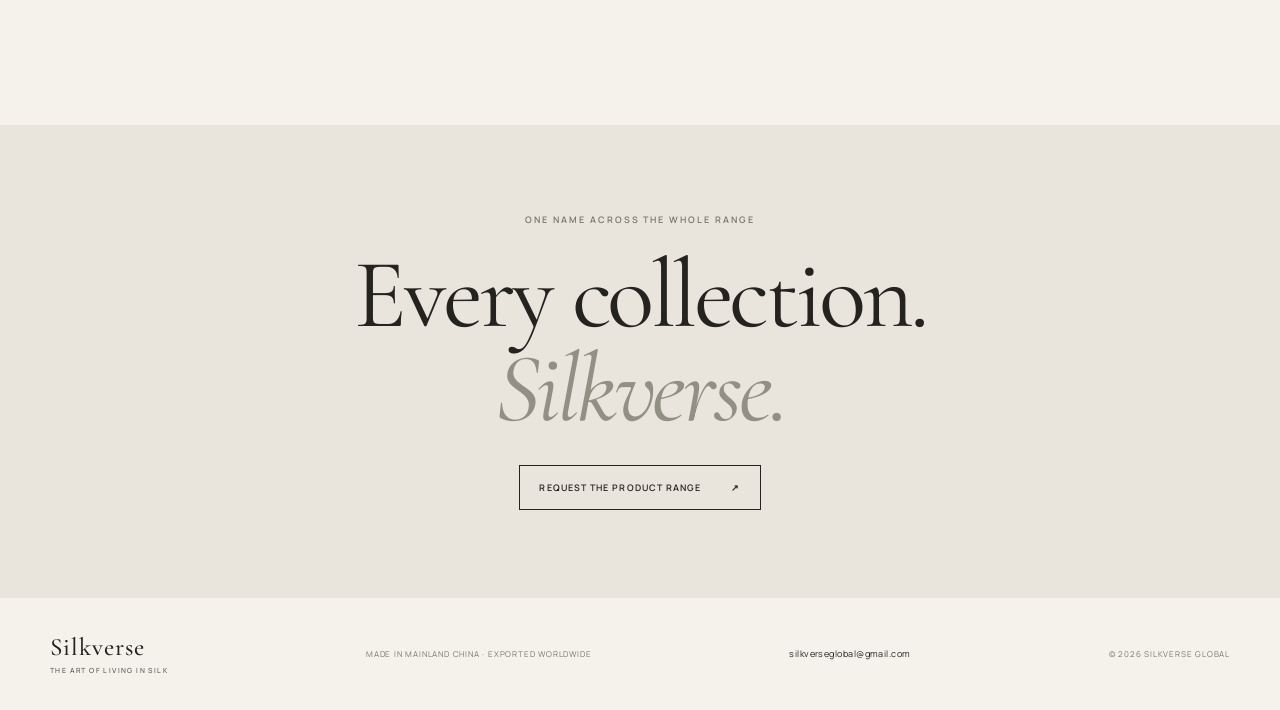
<file: collections.html>
<!doctype html>
<html lang="en">
  <head>
    <!-- Google tag (gtag.js) -->
    <script async src="https://www.googletagmanager.com/gtag/js?id=AW-16472882980"></script>
    <script>
      window.dataLayer = window.dataLayer || [];
      function gtag(){dataLayer.push(arguments);}
      gtag('js', new Date());
      gtag('config', 'AW-16472882980');
    </script>
    <meta charset="UTF-8" />
    <meta name="viewport" content="width=device-width, initial-scale=1.0" />
    <meta name="description" content="Explore Silkverse silk bedding, apparel, accessories, fabrics, home textiles, silk-filled products and custom orders." />
    <meta name="theme-color" content="#f5f2ec" />
    <title>Silk Collections — Silkverse</title>
    <link rel="preconnect" href="https://fonts.googleapis.com" />
    <link rel="preconnect" href="https://fonts.gstatic.com" crossorigin />
    <link href="https://fonts.googleapis.com/css2?family=Cormorant+Garamond:wght@400;500;600&family=Manrope:wght@400;500;600;700&family=Noto+Sans+Devanagari:wght@400;500;600;700&display=swap" rel="stylesheet" />
    <link rel="stylesheet" href="styles.css" />
  </head>
  <body>
    <header class="site-header subpage-header">
      <div class="header-inner">
        <a class="wordmark" href="index.html" aria-label="Silkverse home"><span class="wordmark-name">Silkverse</span><span class="wordmark-caption">The art of living in silk</span></a>
        <nav class="main-nav" aria-label="Main navigation">
          <a href="collections.html" aria-current="page">Collections</a><a href="silk-types.html">Silk Types</a><a href="about.html">Our House</a><a href="china-production.html">Production & Export</a>
        </nav>
        <div class="header-tools"><a class="header-contact language-link" href="hi/collections.html" lang="hi">हिन्दी</a><a class="email-link" href="mailto:silkverseglobal@gmail.com">Email us ↗</a></div>
      </div>
    </header>
    <main class="inner-page">
      <section class="page-hero page-hero-collections">
        <div class="page-hero-copy">
          <p class="eyebrow">The Silkverse collections</p>
          <h1>From the bed<br />to <em>beyond.</em></h1>
          <p>A broad selection of silk goods for personal wear, considered interiors and international retail.</p>
        </div>
        <img src="蠶絲 (4).png" alt="Silkverse silk bedding in ivory" />
      </section>
      <section class="catalog-section">
        <div class="catalog-heading"><p class="eyebrow">Explore the range</p><h2>Silk for every<br /><em>part of life.</em></h2><p>Ask us about current designs, specifications, minimum order quantities and custom options.</p></div>
        <div class="catalog-grid">
          <article class="catalog-card"><span>01 / HOME</span><h3>Silk Bedding</h3><p>Sheets, pillowcases, duvet covers, bed sets and coordinating bedroom textiles.</p><a href="mailto:silkverseglobal@gmail.com?subject=Silkverse%20Bedding%20Enquiry">Ask about bedding ↗</a></article>
          <article class="catalog-card"><span>02 / SLEEP</span><h3>Sleep & Loungewear</h3><p>Silk pyjamas, robes, nightwear and comfortable pieces for relaxing at home.</p><a href="mailto:silkverseglobal@gmail.com?subject=Silkverse%20Sleepwear%20Enquiry">Ask about sleepwear ↗</a></article>
          <article class="catalog-card"><span>03 / APPAREL</span><h3>Clothing</h3><p>Silk shirts, dresses, tops, blouses and other apparel for seasonal collections.</p><a href="mailto:silkverseglobal@gmail.com?subject=Silkverse%20Clothing%20Enquiry">Ask about clothing ↗</a></article>
          <article class="catalog-card"><span>04 / ACCESSORIES</span><h3>Scarves & Accessories</h3><p>Scarves, shawls, wraps, ties, hair accessories and silk gifts.</p><a href="mailto:silkverseglobal@gmail.com?subject=Silkverse%20Accessories%20Enquiry">Ask about accessories ↗</a></article>
          <article class="catalog-card"><span>05 / TEXTILES</span><h3>Silk Fabrics</h3><p>Silk by the metre, yarn and thread, with weaves and finishes for apparel and interiors.</p><a href="silk-types.html">Explore silk types ↗</a></article>
          <article class="catalog-card"><span>06 / INTERIORS</span><h3>Home Textiles</h3><p>Decorative cushions, throws, curtains and other silk or silk-blend interior textiles.</p><a href="mailto:silkverseglobal@gmail.com?subject=Silkverse%20Home%20Textiles%20Enquiry">Ask about home textiles ↗</a></article>
          <article class="catalog-card"><span>07 / COMFORT</span><h3>Silk-filled Essentials</h3><p>Silk-filled quilts, comforters and pillows, subject to the collection and destination market.</p><a href="mailto:silkverseglobal@gmail.com?subject=Silkverse%20Silk-Filled%20Products">Ask about silk-filled goods ↗</a></article>
          <article class="catalog-card"><span>08 / MADE FOR YOU</span><h3>Custom & Private Label</h3><p>Product development, labels and packaging options for selected wholesale projects.</p><a href="mailto:silkverseglobal@gmail.com?subject=Silkverse%20Custom%20Project">Discuss a custom project ↗</a></article>
        </div>
        <p class="catalog-note">Product types, silk content, finishes, customisation and export availability vary. Email Silkverse for the current range and item specifications.</p>
      </section>
      <section class="page-cta"><p class="eyebrow">One name across the whole range</p><h2>Every collection.<br /><em>Silkverse.</em></h2><a class="button-link" href="mailto:silkverseglobal@gmail.com?subject=Silkverse%20Product%20Catalogue">Request the product range <span aria-hidden="true">↗</span></a></section>
    </main>
    <footer class="site-footer">
      <a class="wordmark footer-wordmark" href="index.html" aria-label="Silkverse home"><span class="wordmark-name">Silkverse</span><span class="wordmark-caption">The art of living in silk</span></a>
      <p>Made in mainland China · Exported worldwide</p>
      <a class="footer-email" href="mailto:silkverseglobal@gmail.com">silkverseglobal@gmail.com</a>
      <p>© <span id="year"></span> Silkverse Global</p>
    </footer>
    <script src="script.js"></script>
  </body>
</html>
</file>
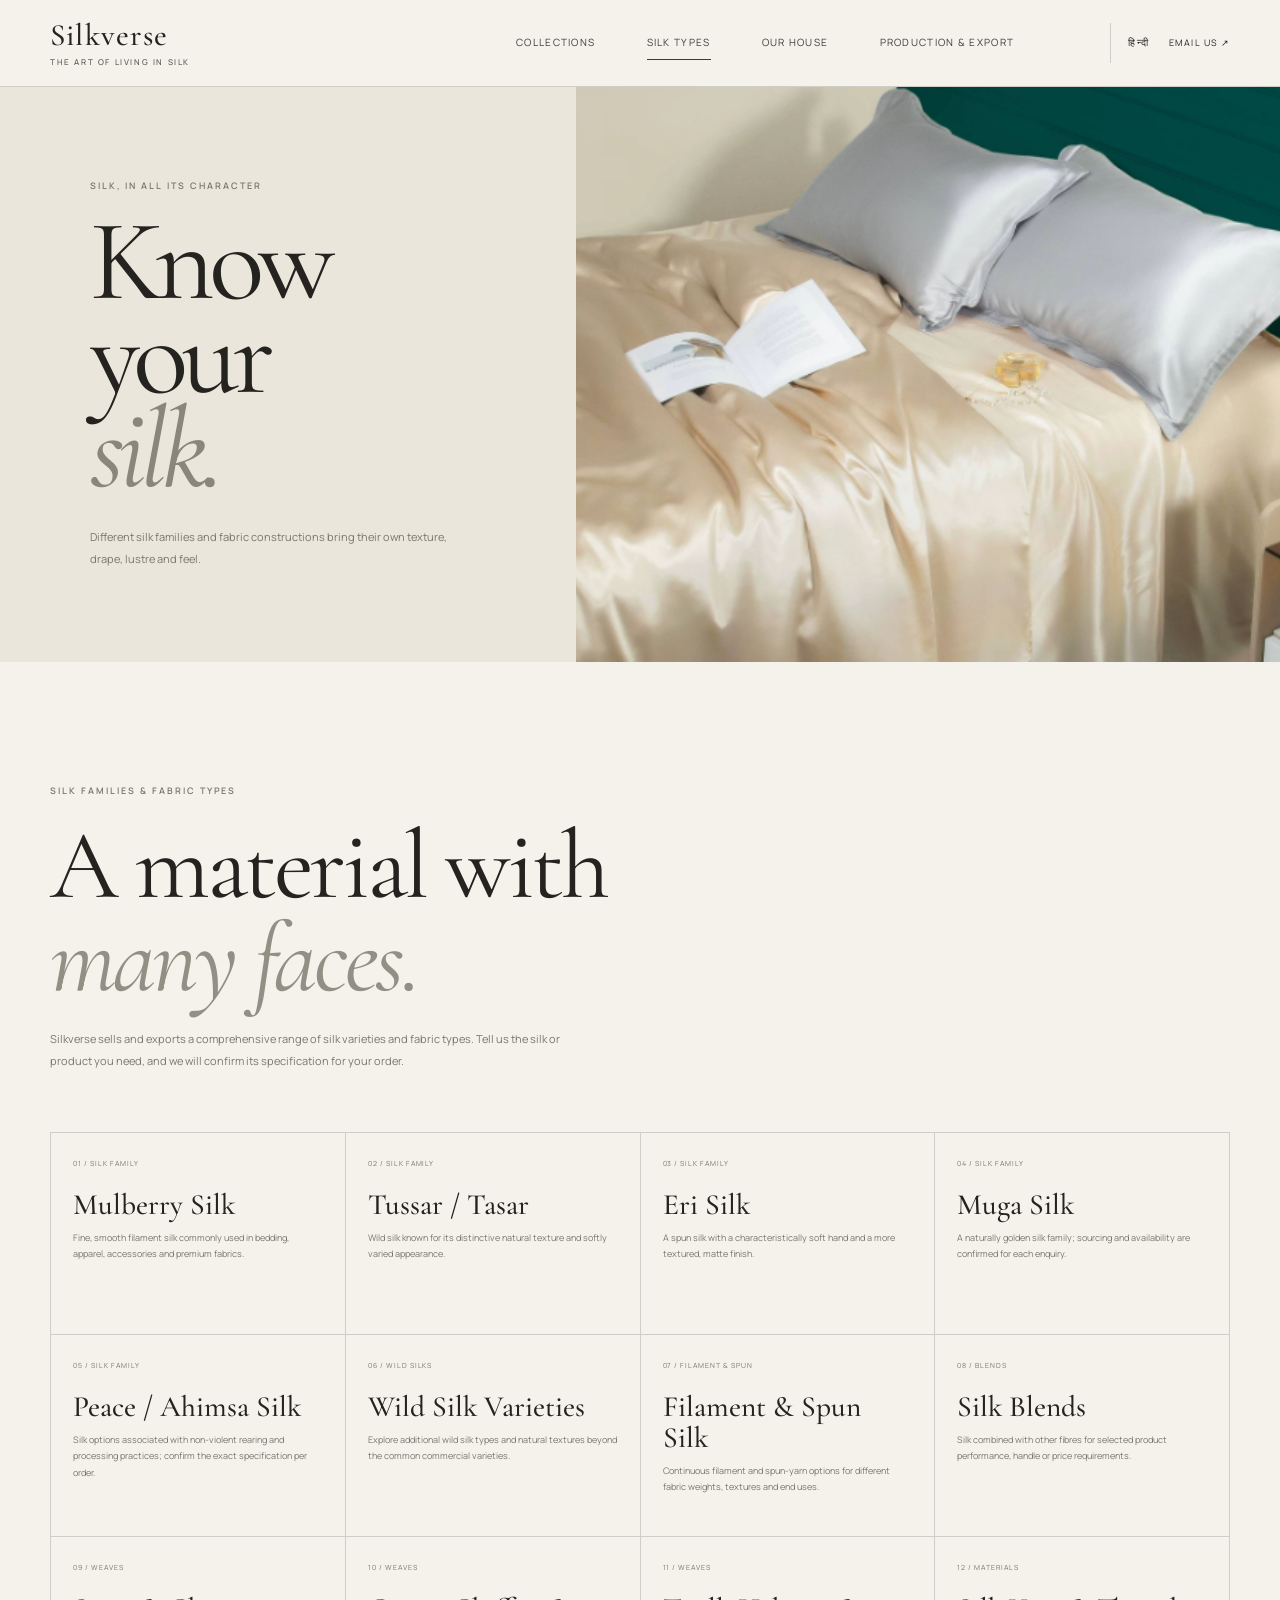
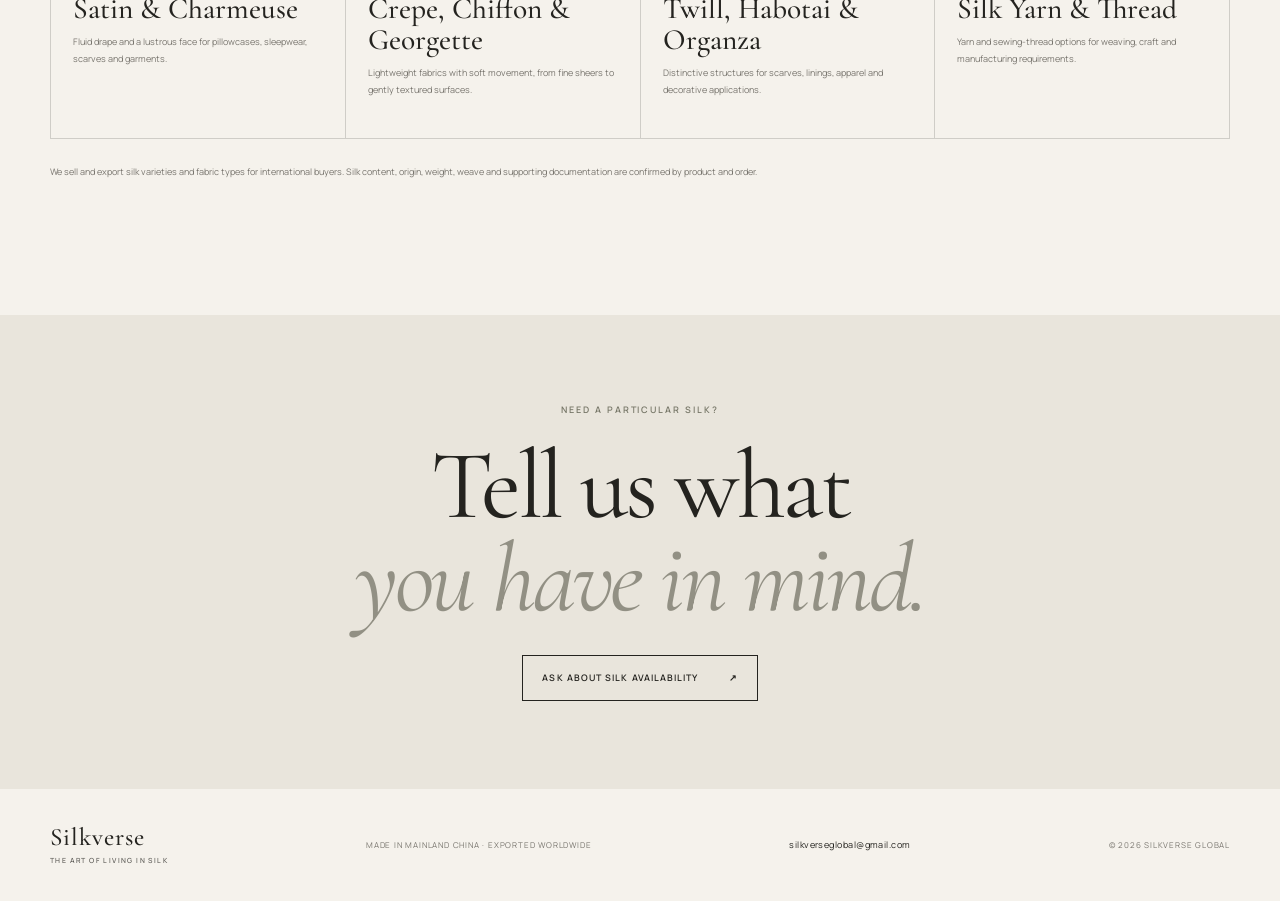
<file: silk-types.html>
<!doctype html>
<html lang="en">
  <head>
    <!-- Google tag (gtag.js) -->
    <script async src="https://www.googletagmanager.com/gtag/js?id=AW-16472882980"></script>
    <script>
      window.dataLayer = window.dataLayer || [];
      function gtag(){dataLayer.push(arguments);}
      gtag('js', new Date());
      gtag('config', 'AW-16472882980');
    </script>
    <meta charset="UTF-8" />
    <meta name="viewport" content="width=device-width, initial-scale=1.0" />
    <meta name="description" content="Learn about the silk families and fabric types available through Silkverse, a silk producer in mainland China exporting worldwide." />
    <meta name="theme-color" content="#f5f2ec" />
    <title>Silk Types & Fabrics — Silkverse</title>
    <link rel="preconnect" href="https://fonts.googleapis.com" />
    <link rel="preconnect" href="https://fonts.gstatic.com" crossorigin />
    <link href="https://fonts.googleapis.com/css2?family=Cormorant+Garamond:wght@400;500;600&family=Manrope:wght@400;500;600;700&family=Noto+Sans+Devanagari:wght@400;500;600;700&display=swap" rel="stylesheet" />
    <link rel="stylesheet" href="styles.css" />
  </head>
  <body>
    <header class="site-header subpage-header">
      <div class="header-inner">
        <a class="wordmark" href="index.html" aria-label="Silkverse home"><span class="wordmark-name">Silkverse</span><span class="wordmark-caption">The art of living in silk</span></a>
        <nav class="main-nav" aria-label="Main navigation">
          <a href="collections.html">Collections</a><a href="silk-types.html" aria-current="page">Silk Types</a><a href="about.html">Our House</a><a href="china-production.html">Production & Export</a>
        </nav>
        <div class="header-tools"><a class="header-contact language-link" href="hi/silk-types.html" lang="hi">हिन्दी</a><a class="email-link" href="mailto:silkverseglobal@gmail.com">Email us ↗</a></div>
      </div>
    </header>
    <main class="inner-page">
      <section class="page-hero page-hero-types">
        <div class="page-hero-copy">
          <p class="eyebrow">Silk, in all its character</p>
          <h1>Know your<br /><em>silk.</em></h1>
          <p>Different silk families and fabric constructions bring their own texture, drape, lustre and feel.</p>
        </div>
        <img src="蠶絲 (5).png" alt="Soft sheen and folds in Silkverse silk fabric" />
      </section>
      <section class="catalog-section">
        <div class="catalog-heading"><p class="eyebrow">Silk families & fabric types</p><h2>A material with<br /><em>many faces.</em></h2>        <p>Silkverse sells and exports a comprehensive range of silk varieties and fabric types. Tell us the silk or product you need, and we will confirm its specification for your order.</p></div>
        <div class="catalog-grid silk-grid">
          <article class="catalog-card"><span>01 / SILK FAMILY</span><h3>Mulberry Silk</h3><p>Fine, smooth filament silk commonly used in bedding, apparel, accessories and premium fabrics.</p></article>
          <article class="catalog-card"><span>02 / SILK FAMILY</span><h3>Tussar / Tasar</h3><p>Wild silk known for its distinctive natural texture and softly varied appearance.</p></article>
          <article class="catalog-card"><span>03 / SILK FAMILY</span><h3>Eri Silk</h3><p>A spun silk with a characteristically soft hand and a more textured, matte finish.</p></article>
          <article class="catalog-card"><span>04 / SILK FAMILY</span><h3>Muga Silk</h3><p>A naturally golden silk family; sourcing and availability are confirmed for each enquiry.</p></article>
          <article class="catalog-card"><span>05 / SILK FAMILY</span><h3>Peace / Ahimsa Silk</h3><p>Silk options associated with non-violent rearing and processing practices; confirm the exact specification per order.</p></article>
          <article class="catalog-card"><span>06 / WILD SILKS</span><h3>Wild Silk Varieties</h3><p>Explore additional wild silk types and natural textures beyond the common commercial varieties.</p></article>
          <article class="catalog-card"><span>07 / FILAMENT & SPUN</span><h3>Filament & Spun Silk</h3><p>Continuous filament and spun-yarn options for different fabric weights, textures and end uses.</p></article>
          <article class="catalog-card"><span>08 / BLENDS</span><h3>Silk Blends</h3><p>Silk combined with other fibres for selected product performance, handle or price requirements.</p></article>
          <article class="catalog-card"><span>09 / WEAVES</span><h3>Satin & Charmeuse</h3><p>Fluid drape and a lustrous face for pillowcases, sleepwear, scarves and garments.</p></article>
          <article class="catalog-card"><span>10 / WEAVES</span><h3>Crepe, Chiffon & Georgette</h3><p>Lightweight fabrics with soft movement, from fine sheers to gently textured surfaces.</p></article>
          <article class="catalog-card"><span>11 / WEAVES</span><h3>Twill, Habotai & Organza</h3><p>Distinctive structures for scarves, linings, apparel and decorative applications.</p></article>
          <article class="catalog-card"><span>12 / MATERIALS</span><h3>Silk Yarn & Thread</h3><p>Yarn and sewing-thread options for weaving, craft and manufacturing requirements.</p></article>
        </div>
        <p class="catalog-note">We sell and export silk varieties and fabric types for international buyers. Silk content, origin, weight, weave and supporting documentation are confirmed by product and order.</p>
      </section>
      <section class="page-cta"><p class="eyebrow">Need a particular silk?</p><h2>Tell us what<br /><em>you have in mind.</em></h2><a class="button-link" href="mailto:silkverseglobal@gmail.com?subject=Silkverse%20Silk%20Sourcing%20Enquiry">Ask about silk availability <span aria-hidden="true">↗</span></a></section>
    </main>
    <footer class="site-footer">
      <a class="wordmark footer-wordmark" href="index.html" aria-label="Silkverse home"><span class="wordmark-name">Silkverse</span><span class="wordmark-caption">The art of living in silk</span></a>
      <p>Made in mainland China · Exported worldwide</p>
      <a class="footer-email" href="mailto:silkverseglobal@gmail.com">silkverseglobal@gmail.com</a>
      <p>© <span id="year"></span> Silkverse Global</p>
    </footer>
    <script src="script.js"></script>
  </body>
</html>
</file>
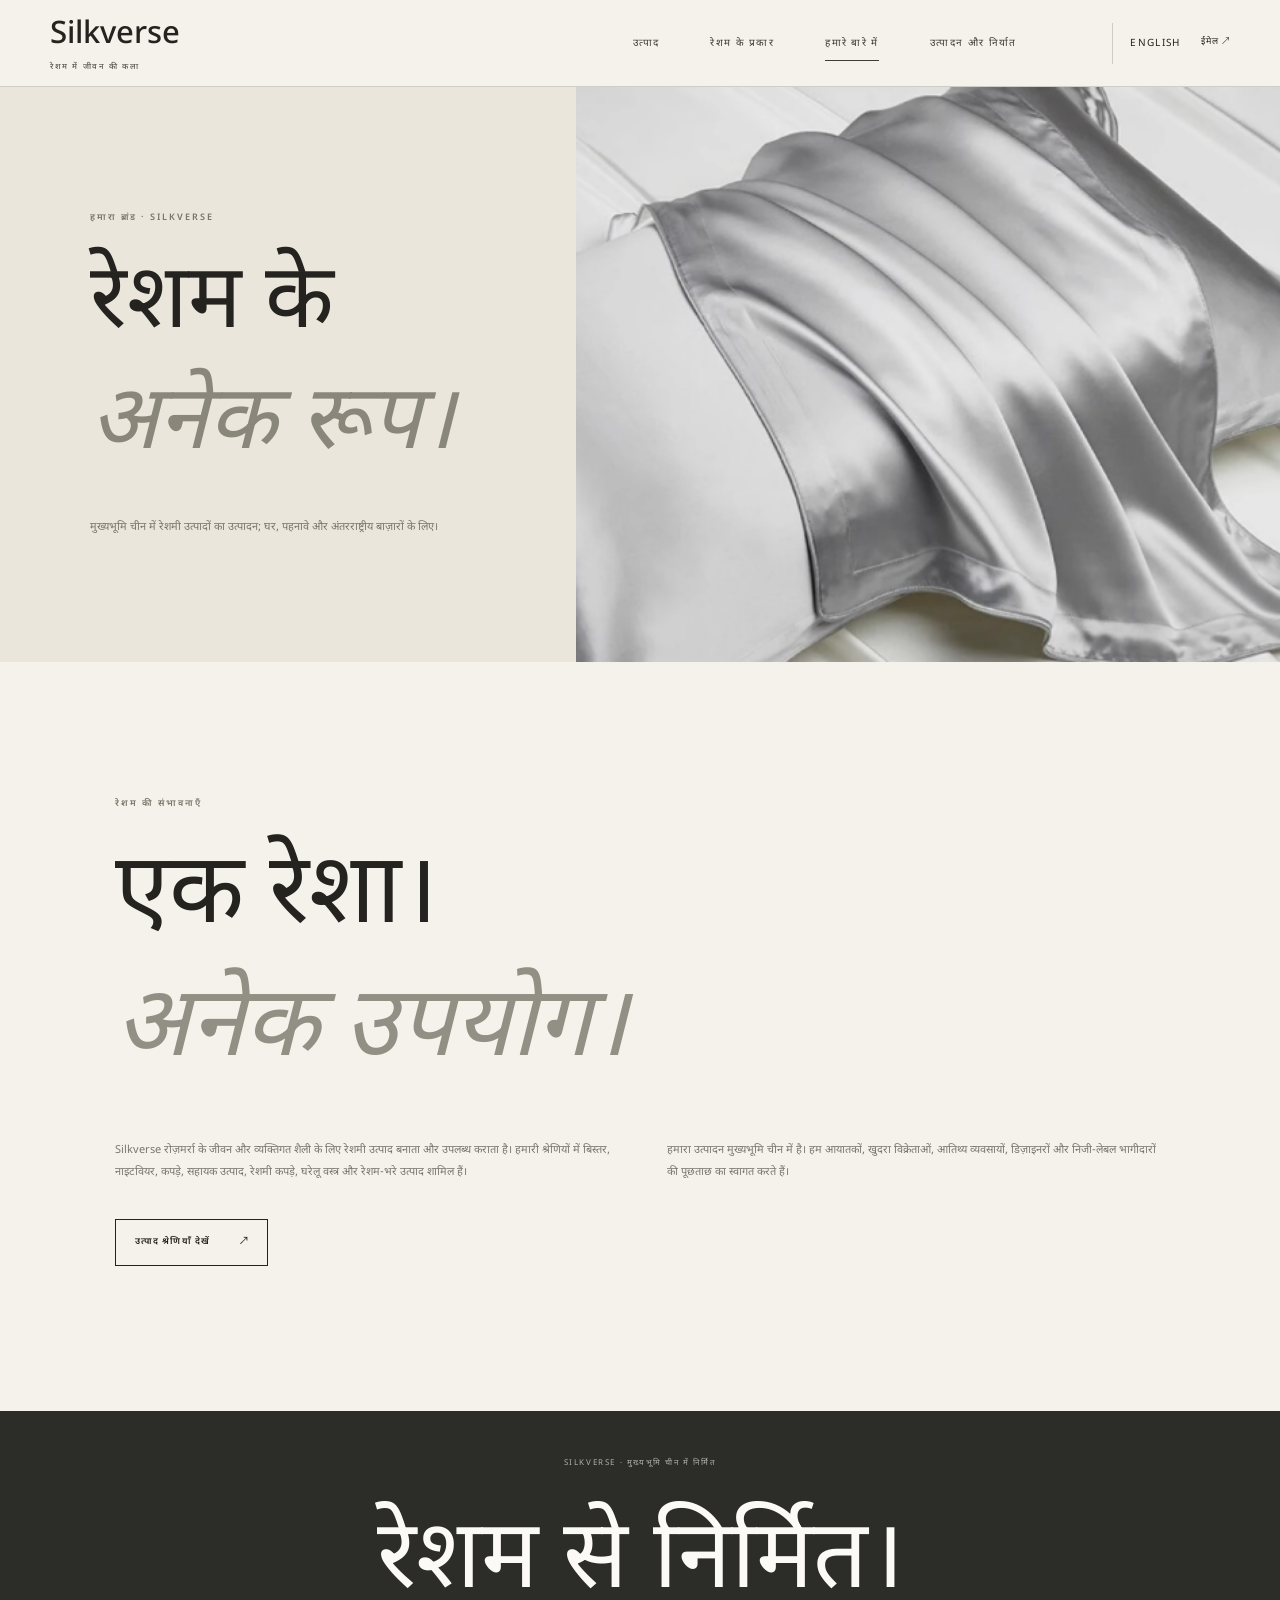
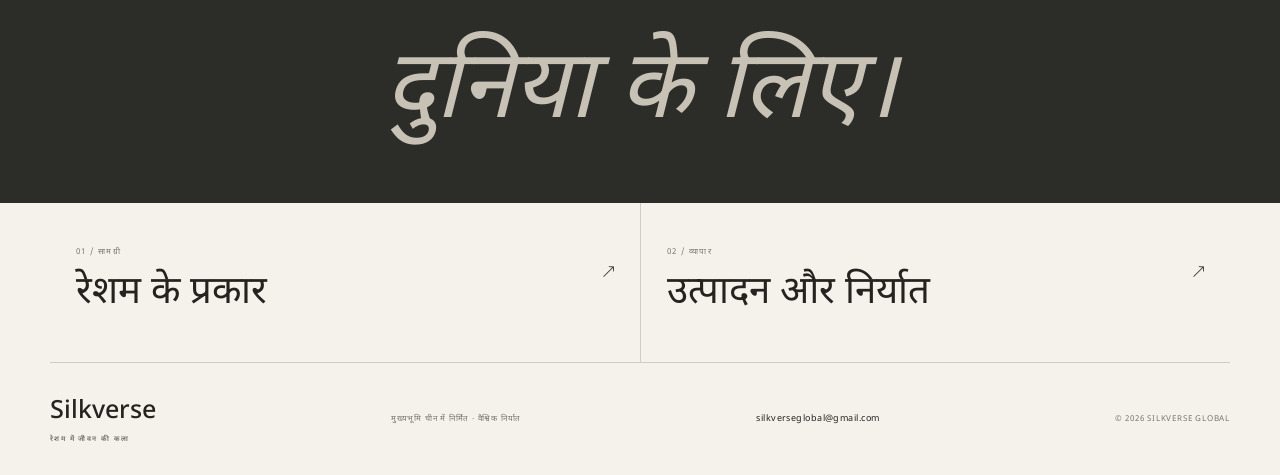
<file: hi/about.html>
<!doctype html>
<html lang="hi">
  <head>
    <!-- Google tag (gtag.js) -->
    <script async src="https://www.googletagmanager.com/gtag/js?id=AW-16472882980"></script>
    <script>
      window.dataLayer = window.dataLayer || [];
      function gtag(){dataLayer.push(arguments);}
      gtag('js', new Date());
      gtag('config', 'AW-16472882980');
    </script>
    <meta charset="UTF-8" /><meta name="viewport" content="width=device-width, initial-scale=1.0" />
    <meta name="description" content="Silkverse मुख्यभूमि चीन में रेशमी उत्पाद बनाता है और दुनिया भर के खरीदारों को निर्यात करता है।" />
    <title>हमारे बारे में — Silkverse</title>
    <link rel="preconnect" href="https://fonts.googleapis.com" /><link rel="preconnect" href="https://fonts.gstatic.com" crossorigin />
    <link href="https://fonts.googleapis.com/css2?family=Cormorant+Garamond:wght@400;500;600&family=Manrope:wght@400;500;600;700&family=Noto+Sans+Devanagari:wght@400;500;600;700&display=swap" rel="stylesheet" />
    <link rel="stylesheet" href="../styles.css" />
  </head>
  <body>
    <header class="site-header subpage-header"><div class="header-inner"><a class="wordmark" href="index.html" aria-label="Silkverse मुख्य पृष्ठ"><span class="wordmark-name">Silkverse</span><span class="wordmark-caption">रेशम में जीवन की कला</span></a><nav class="main-nav" aria-label="मुख्य नेविगेशन"><a href="collections.html">उत्पाद</a><a href="silk-types.html">रेशम के प्रकार</a><a href="about.html" aria-current="page">हमारे बारे में</a><a href="china-production.html">उत्पादन और निर्यात</a></nav><div class="header-tools"><a class="header-contact language-link" href="../about.html" lang="en">English</a><a class="email-link" href="mailto:silkverseglobal@gmail.com">ईमेल ↗</a></div></div></header>
    <main class="inner-page">
      <section class="page-hero page-hero-about"><div class="page-hero-copy"><p class="eyebrow">हमारा ब्रांड · Silkverse</p><h1>रेशम के<br /><em>अनेक रूप।</em></h1><p>मुख्यभूमि चीन में रेशमी उत्पादों का उत्पादन; घर, पहनावे और अंतरराष्ट्रीय बाज़ारों के लिए।</p></div><img src="../蠶絲 (3).png" alt="Silkverse का रेशमी बिस्तर और कपड़ा" /></section>
      <section class="page-prose"><p class="eyebrow">रेशम की संभावनाएँ</p><h2>एक रेशा।<br /><em>अनेक उपयोग।</em></h2><div class="prose-columns"><p>Silkverse रोज़मर्रा के जीवन और व्यक्तिगत शैली के लिए रेशमी उत्पाद बनाता और उपलब्ध कराता है। हमारी श्रेणियों में बिस्तर, नाइटवियर, कपड़े, सहायक उत्पाद, रेशमी कपड़े, घरेलू वस्त्र और रेशम-भरे उत्पाद शामिल हैं।</p><p>हमारा उत्पादन मुख्यभूमि चीन में है। हम आयातकों, खुदरा विक्रेताओं, आतिथ्य व्यवसायों, डिज़ाइनरों और निजी-लेबल भागीदारों की पूछताछ का स्वागत करते हैं।</p></div><a class="button-link" href="collections.html">उत्पाद श्रेणियाँ देखें <span aria-hidden="true">↗</span></a></section>
      <section class="page-banner"><span class="banner-index">SILKVERSE · मुख्यभूमि चीन में निर्मित</span><p>रेशम से निर्मित।<br /><em>दुनिया के लिए।</em></p></section>
      <section class="page-link-grid"><a href="silk-types.html"><span>01 / सामग्री</span><strong>रेशम के प्रकार</strong><span aria-hidden="true">↗</span></a><a href="china-production.html"><span>02 / व्यापार</span><strong>उत्पादन और निर्यात</strong><span aria-hidden="true">↗</span></a></section>
    </main>
    <footer class="site-footer"><a class="wordmark footer-wordmark" href="index.html" aria-label="Silkverse मुख्य पृष्ठ"><span class="wordmark-name">Silkverse</span><span class="wordmark-caption">रेशम में जीवन की कला</span></a><p>मुख्यभूमि चीन में निर्मित · वैश्विक निर्यात</p><a class="footer-email" href="mailto:silkverseglobal@gmail.com">silkverseglobal@gmail.com</a><p>© <span id="year"></span> Silkverse Global</p></footer>
    <script src="../script.js"></script>
  </body>
</html>
</file>
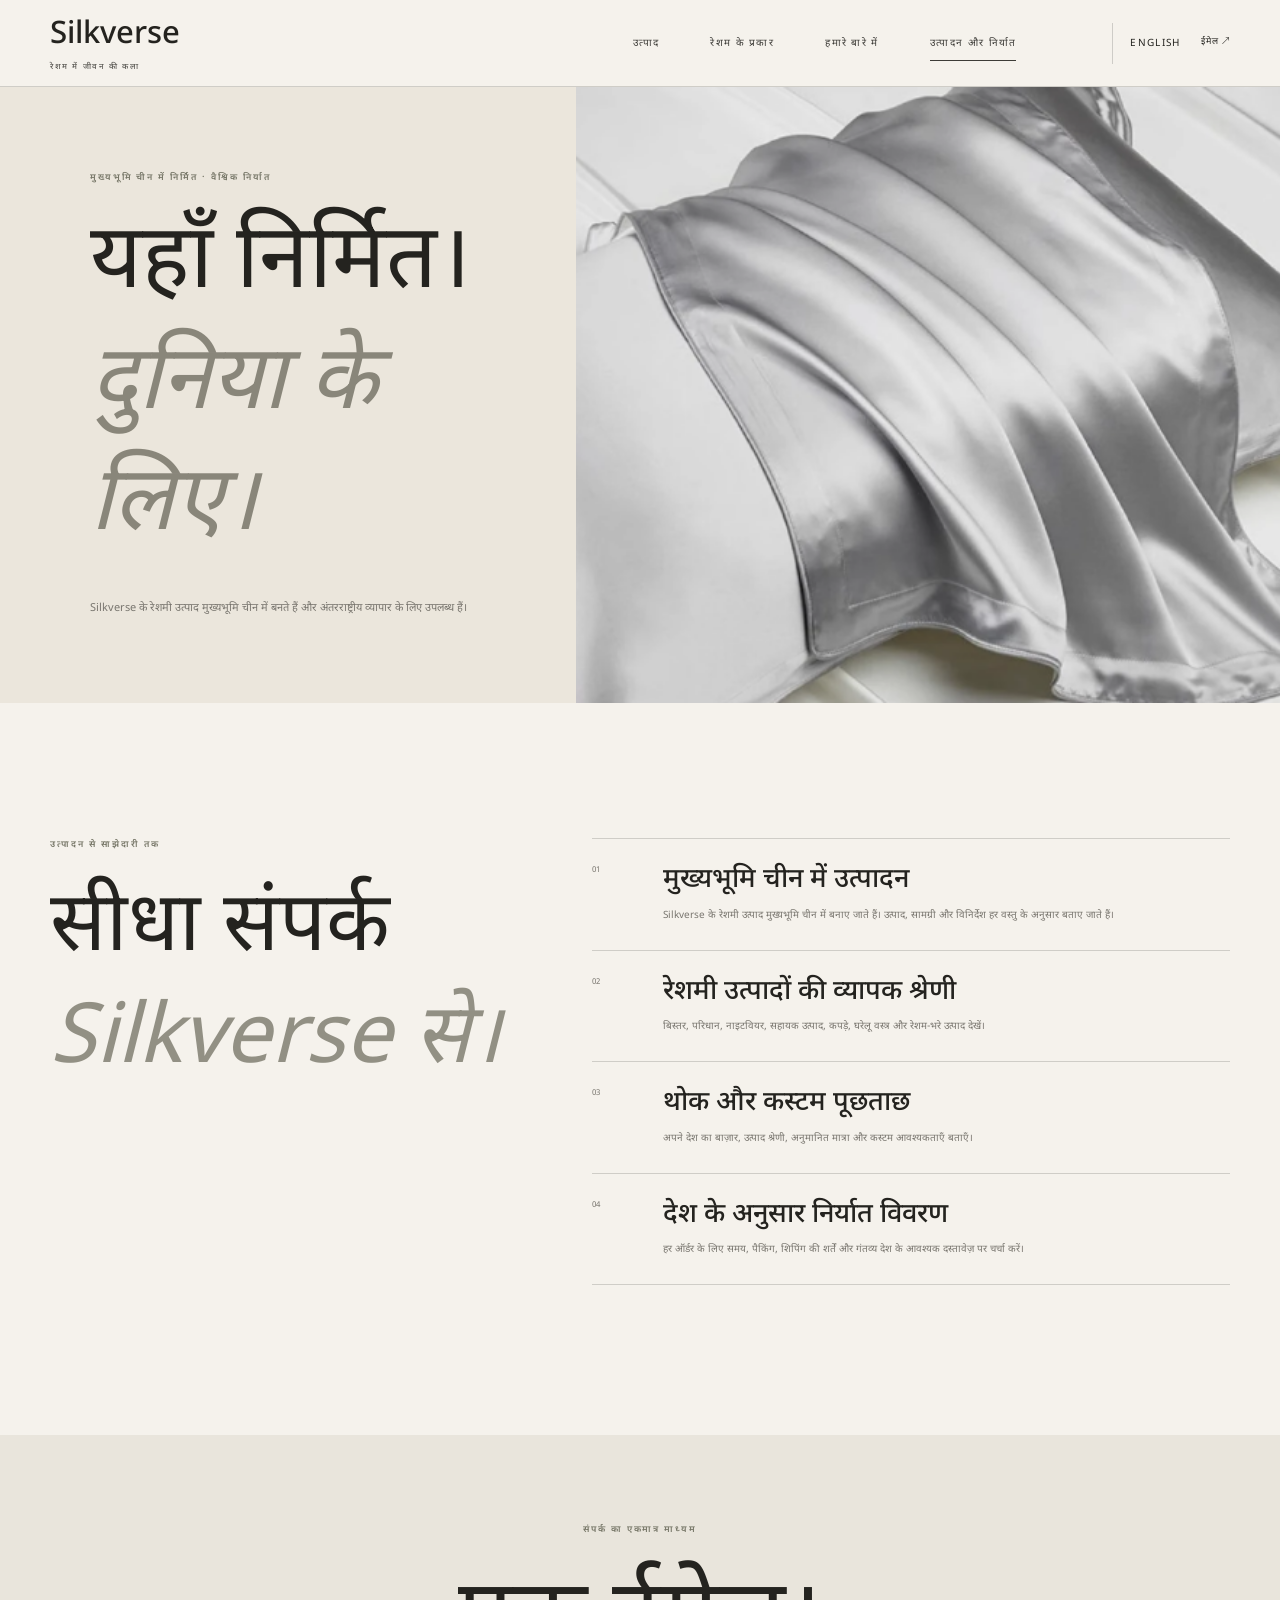
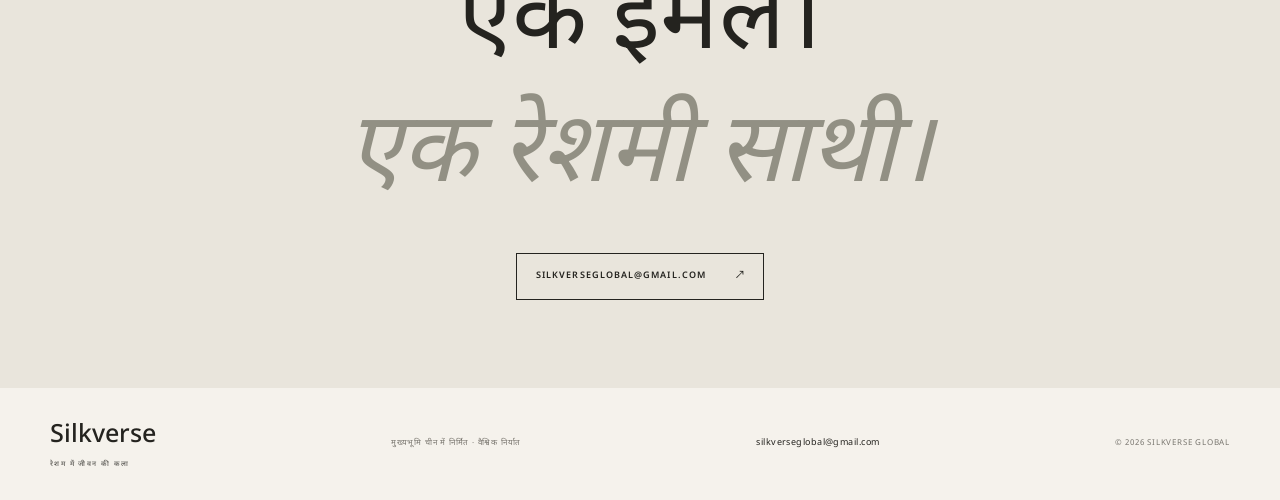
<file: hi/china-production.html>
<!doctype html>
<html lang="hi">
  <head>
    <!-- Google tag (gtag.js) -->
    <script async src="https://www.googletagmanager.com/gtag/js?id=AW-16472882980"></script>
    <script>
      window.dataLayer = window.dataLayer || [];
      function gtag(){dataLayer.push(arguments);}
      gtag('js', new Date());
      gtag('config', 'AW-16472882980');
    </script>
    <meta charset="UTF-8" /><meta name="viewport" content="width=device-width, initial-scale=1.0" />
    <meta name="description" content="Silkverse के रेशमी उत्पाद मुख्यभूमि चीन में बनते हैं और दुनिया भर के खरीदारों को निर्यात के लिए उपलब्ध हैं।" />
    <title>चीन में उत्पादन और वैश्विक निर्यात — Silkverse</title>
    <link rel="preconnect" href="https://fonts.googleapis.com" /><link rel="preconnect" href="https://fonts.gstatic.com" crossorigin />
    <link href="https://fonts.googleapis.com/css2?family=Cormorant+Garamond:wght@400;500;600&family=Manrope:wght@400;500;600;700&family=Noto+Sans+Devanagari:wght@400;500;600;700&display=swap" rel="stylesheet" />
    <link rel="stylesheet" href="../styles.css" />
  </head>
  <body>
    <header class="site-header subpage-header"><div class="header-inner"><a class="wordmark" href="index.html" aria-label="Silkverse मुख्य पृष्ठ"><span class="wordmark-name">Silkverse</span><span class="wordmark-caption">रेशम में जीवन की कला</span></a><nav class="main-nav" aria-label="मुख्य नेविगेशन"><a href="collections.html">उत्पाद</a><a href="silk-types.html">रेशम के प्रकार</a><a href="about.html">हमारे बारे में</a><a href="china-production.html" aria-current="page">उत्पादन और निर्यात</a></nav><div class="header-tools"><a class="header-contact language-link" href="../china-production.html" lang="en">English</a><a class="email-link" href="mailto:silkverseglobal@gmail.com">ईमेल ↗</a></div></div></header>
    <main class="inner-page">
      <section class="page-hero page-hero-export"><div class="page-hero-copy"><p class="eyebrow">मुख्यभूमि चीन में निर्मित · वैश्विक निर्यात</p><h1>यहाँ निर्मित।<br /><em>दुनिया के लिए।</em></h1><p>Silkverse के रेशमी उत्पाद मुख्यभूमि चीन में बनते हैं और अंतरराष्ट्रीय व्यापार के लिए उपलब्ध हैं।</p></div><img src="../蠶絲 (3).png" alt="अंतरराष्ट्रीय बाज़ारों के लिए Silkverse का रेशमी बिस्तर" /></section>
      <section class="export-details"><div class="export-intro"><p class="eyebrow">उत्पादन से साझेदारी तक</p><h2>सीधा संपर्क<br /><em>Silkverse से।</em></h2></div><div class="export-steps">
        <article><span>01</span><div><h3>मुख्यभूमि चीन में उत्पादन</h3><p>Silkverse के रेशमी उत्पाद मुख्यभूमि चीन में बनाए जाते हैं। उत्पाद, सामग्री और विनिर्देश हर वस्तु के अनुसार बताए जाते हैं।</p></div></article>
        <article><span>02</span><div><h3>रेशमी उत्पादों की व्यापक श्रेणी</h3><p>बिस्तर, परिधान, नाइटवियर, सहायक उत्पाद, कपड़े, घरेलू वस्त्र और रेशम-भरे उत्पाद देखें।</p></div></article>
        <article><span>03</span><div><h3>थोक और कस्टम पूछताछ</h3><p>अपने देश का बाज़ार, उत्पाद श्रेणी, अनुमानित मात्रा और कस्टम आवश्यकताएँ बताएँ।</p></div></article>
        <article><span>04</span><div><h3>देश के अनुसार निर्यात विवरण</h3><p>हर ऑर्डर के लिए समय, पैकिंग, शिपिंग की शर्तें और गंतव्य देश के आवश्यक दस्तावेज़ पर चर्चा करें।</p></div></article>
      </div></section>
      <section class="page-cta"><p class="eyebrow">संपर्क का एकमात्र माध्यम</p><h2>एक ईमेल।<br /><em>एक रेशमी साथी।</em></h2><a class="button-link" href="mailto:silkverseglobal@gmail.com?subject=Silkverse%20Export%20Enquiry">silkverseglobal@gmail.com <span aria-hidden="true">↗</span></a></section>
    </main>
    <footer class="site-footer"><a class="wordmark footer-wordmark" href="index.html" aria-label="Silkverse मुख्य पृष्ठ"><span class="wordmark-name">Silkverse</span><span class="wordmark-caption">रेशम में जीवन की कला</span></a><p>मुख्यभूमि चीन में निर्मित · वैश्विक निर्यात</p><a class="footer-email" href="mailto:silkverseglobal@gmail.com">silkverseglobal@gmail.com</a><p>© <span id="year"></span> Silkverse Global</p></footer>
    <script src="../script.js"></script>
  </body>
</html>
</file>
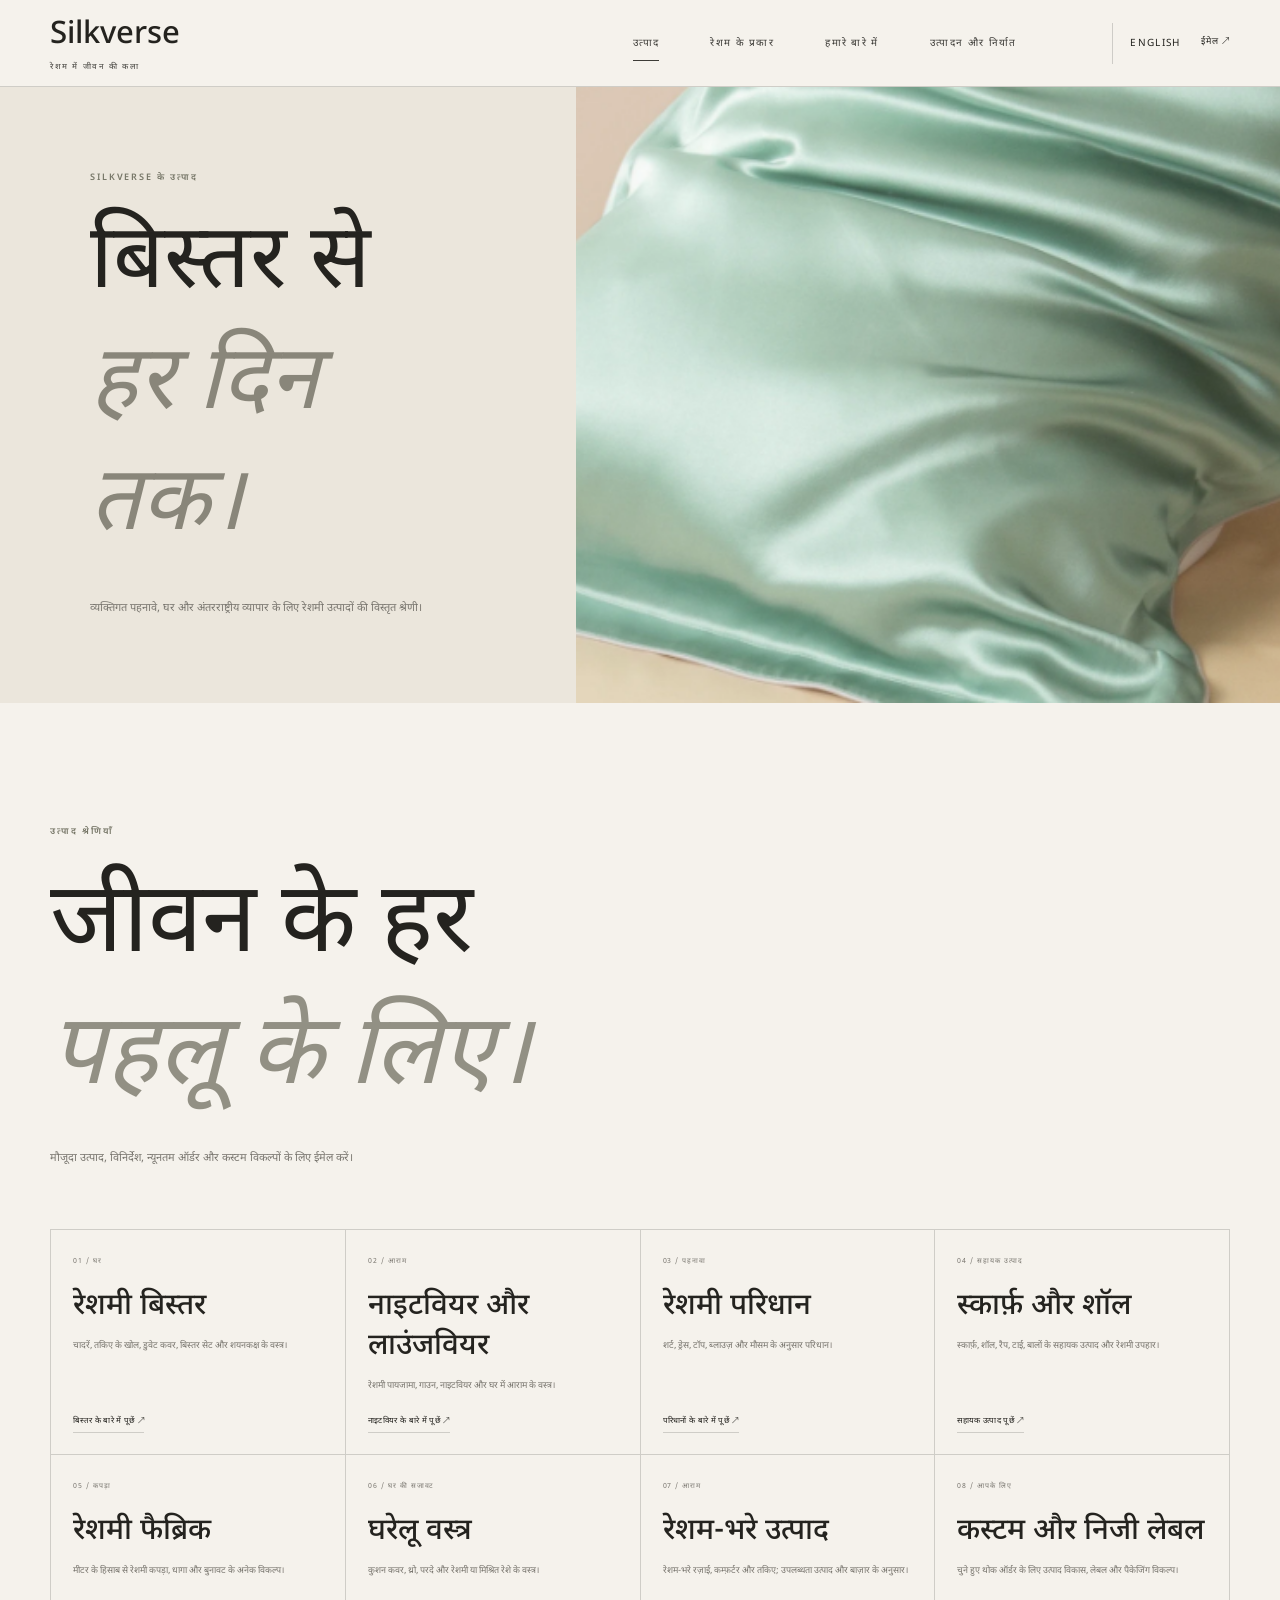
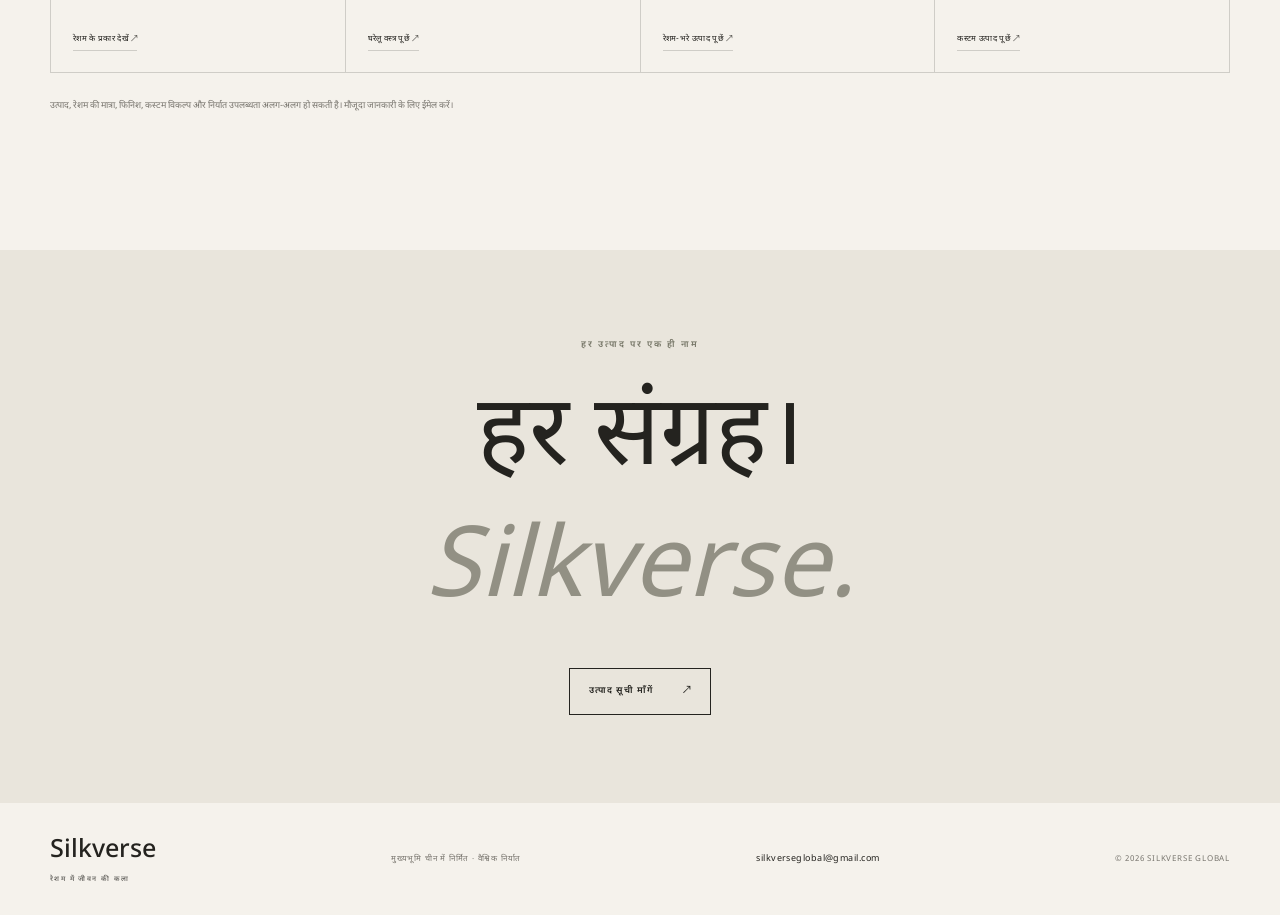
<file: hi/collections.html>
<!doctype html>
<html lang="hi">
  <head>
    <!-- Google tag (gtag.js) -->
    <script async src="https://www.googletagmanager.com/gtag/js?id=AW-16472882980"></script>
    <script>
      window.dataLayer = window.dataLayer || [];
      function gtag(){dataLayer.push(arguments);}
      gtag('js', new Date());
      gtag('config', 'AW-16472882980');
    </script>
    <meta charset="UTF-8" /><meta name="viewport" content="width=device-width, initial-scale=1.0" />
    <meta name="description" content="Silkverse के रेशमी बिस्तर, वस्त्र, सहायक उत्पाद, कपड़े, घरेलू वस्त्र और निजी-लेबल उत्पाद देखें।" />
    <title>रेशमी उत्पाद — Silkverse</title>
    <link rel="preconnect" href="https://fonts.googleapis.com" /><link rel="preconnect" href="https://fonts.gstatic.com" crossorigin />
    <link href="https://fonts.googleapis.com/css2?family=Cormorant+Garamond:wght@400;500;600&family=Manrope:wght@400;500;600;700&family=Noto+Sans+Devanagari:wght@400;500;600;700&display=swap" rel="stylesheet" />
    <link rel="stylesheet" href="../styles.css" />
  </head>
  <body>
    <header class="site-header subpage-header"><div class="header-inner"><a class="wordmark" href="index.html" aria-label="Silkverse मुख्य पृष्ठ"><span class="wordmark-name">Silkverse</span><span class="wordmark-caption">रेशम में जीवन की कला</span></a><nav class="main-nav" aria-label="मुख्य नेविगेशन"><a href="collections.html" aria-current="page">उत्पाद</a><a href="silk-types.html">रेशम के प्रकार</a><a href="about.html">हमारे बारे में</a><a href="china-production.html">उत्पादन और निर्यात</a></nav><div class="header-tools"><a class="header-contact language-link" href="../collections.html" lang="en">English</a><a class="email-link" href="mailto:silkverseglobal@gmail.com">ईमेल ↗</a></div></div></header>
    <main class="inner-page">
      <section class="page-hero page-hero-collections"><div class="page-hero-copy"><p class="eyebrow">Silkverse के उत्पाद</p><h1>बिस्तर से<br /><em>हर दिन तक।</em></h1><p>व्यक्तिगत पहनावे, घर और अंतरराष्ट्रीय व्यापार के लिए रेशमी उत्पादों की विस्तृत श्रेणी।</p></div><img src="../蠶絲 (4).png" alt="Silkverse का हाथीदांत रंग का रेशमी बिस्तर" /></section>
      <section class="catalog-section"><div class="catalog-heading"><p class="eyebrow">उत्पाद श्रेणियाँ</p><h2>जीवन के हर<br /><em>पहलू के लिए।</em></h2><p>मौजूदा उत्पाद, विनिर्देश, न्यूनतम ऑर्डर और कस्टम विकल्पों के लिए ईमेल करें।</p></div>
        <div class="catalog-grid">
          <article class="catalog-card"><span>01 / घर</span><h3>रेशमी बिस्तर</h3><p>चादरें, तकिए के खोल, डुवेट कवर, बिस्तर सेट और शयनकक्ष के वस्त्र।</p><a href="mailto:silkverseglobal@gmail.com?subject=Silkverse%20Bedding%20Enquiry">बिस्तर के बारे में पूछें ↗</a></article>
          <article class="catalog-card"><span>02 / आराम</span><h3>नाइटवियर और लाउंजवियर</h3><p>रेशमी पायजामा, गाउन, नाइटवियर और घर में आराम के वस्त्र।</p><a href="mailto:silkverseglobal@gmail.com?subject=Silkverse%20Sleepwear%20Enquiry">नाइटवियर के बारे में पूछें ↗</a></article>
          <article class="catalog-card"><span>03 / पहनावा</span><h3>रेशमी परिधान</h3><p>शर्ट, ड्रेस, टॉप, ब्लाउज़ और मौसम के अनुसार परिधान।</p><a href="mailto:silkverseglobal@gmail.com?subject=Silkverse%20Clothing%20Enquiry">परिधानों के बारे में पूछें ↗</a></article>
          <article class="catalog-card"><span>04 / सहायक उत्पाद</span><h3>स्कार्फ़ और शॉल</h3><p>स्कार्फ़, शॉल, रैप, टाई, बालों के सहायक उत्पाद और रेशमी उपहार।</p><a href="mailto:silkverseglobal@gmail.com?subject=Silkverse%20Accessories%20Enquiry">सहायक उत्पाद पूछें ↗</a></article>
          <article class="catalog-card"><span>05 / कपड़ा</span><h3>रेशमी फैब्रिक</h3><p>मीटर के हिसाब से रेशमी कपड़ा, धागा और बुनावट के अनेक विकल्प।</p><a href="silk-types.html">रेशम के प्रकार देखें ↗</a></article>
          <article class="catalog-card"><span>06 / घर की सजावट</span><h3>घरेलू वस्त्र</h3><p>कुशन कवर, थ्रो, परदे और रेशमी या मिश्रित रेशे के वस्त्र।</p><a href="mailto:silkverseglobal@gmail.com?subject=Silkverse%20Home%20Textiles%20Enquiry">घरेलू वस्त्र पूछें ↗</a></article>
          <article class="catalog-card"><span>07 / आराम</span><h3>रेशम-भरे उत्पाद</h3><p>रेशम-भरे रज़ाई, कम्फ़र्टर और तकिए; उपलब्धता उत्पाद और बाज़ार के अनुसार।</p><a href="mailto:silkverseglobal@gmail.com?subject=Silkverse%20Silk-Filled%20Products">रेशम-भरे उत्पाद पूछें ↗</a></article>
          <article class="catalog-card"><span>08 / आपके लिए</span><h3>कस्टम और निजी लेबल</h3><p>चुने हुए थोक ऑर्डर के लिए उत्पाद विकास, लेबल और पैकेजिंग विकल्प।</p><a href="mailto:silkverseglobal@gmail.com?subject=Silkverse%20Custom%20Project">कस्टम उत्पाद पूछें ↗</a></article>
        </div>
        <p class="catalog-note">उत्पाद, रेशम की मात्रा, फिनिश, कस्टम विकल्प और निर्यात उपलब्धता अलग-अलग हो सकती है। मौजूदा जानकारी के लिए ईमेल करें।</p>
      </section>
      <section class="page-cta"><p class="eyebrow">हर उत्पाद पर एक ही नाम</p><h2>हर संग्रह।<br /><em>Silkverse.</em></h2><a class="button-link" href="mailto:silkverseglobal@gmail.com?subject=Silkverse%20Product%20Catalogue">उत्पाद सूची माँगें <span aria-hidden="true">↗</span></a></section>
    </main>
    <footer class="site-footer"><a class="wordmark footer-wordmark" href="index.html" aria-label="Silkverse मुख्य पृष्ठ"><span class="wordmark-name">Silkverse</span><span class="wordmark-caption">रेशम में जीवन की कला</span></a><p>मुख्यभूमि चीन में निर्मित · वैश्विक निर्यात</p><a class="footer-email" href="mailto:silkverseglobal@gmail.com">silkverseglobal@gmail.com</a><p>© <span id="year"></span> Silkverse Global</p></footer>
    <script src="../script.js"></script>
  </body>
</html>
</file>
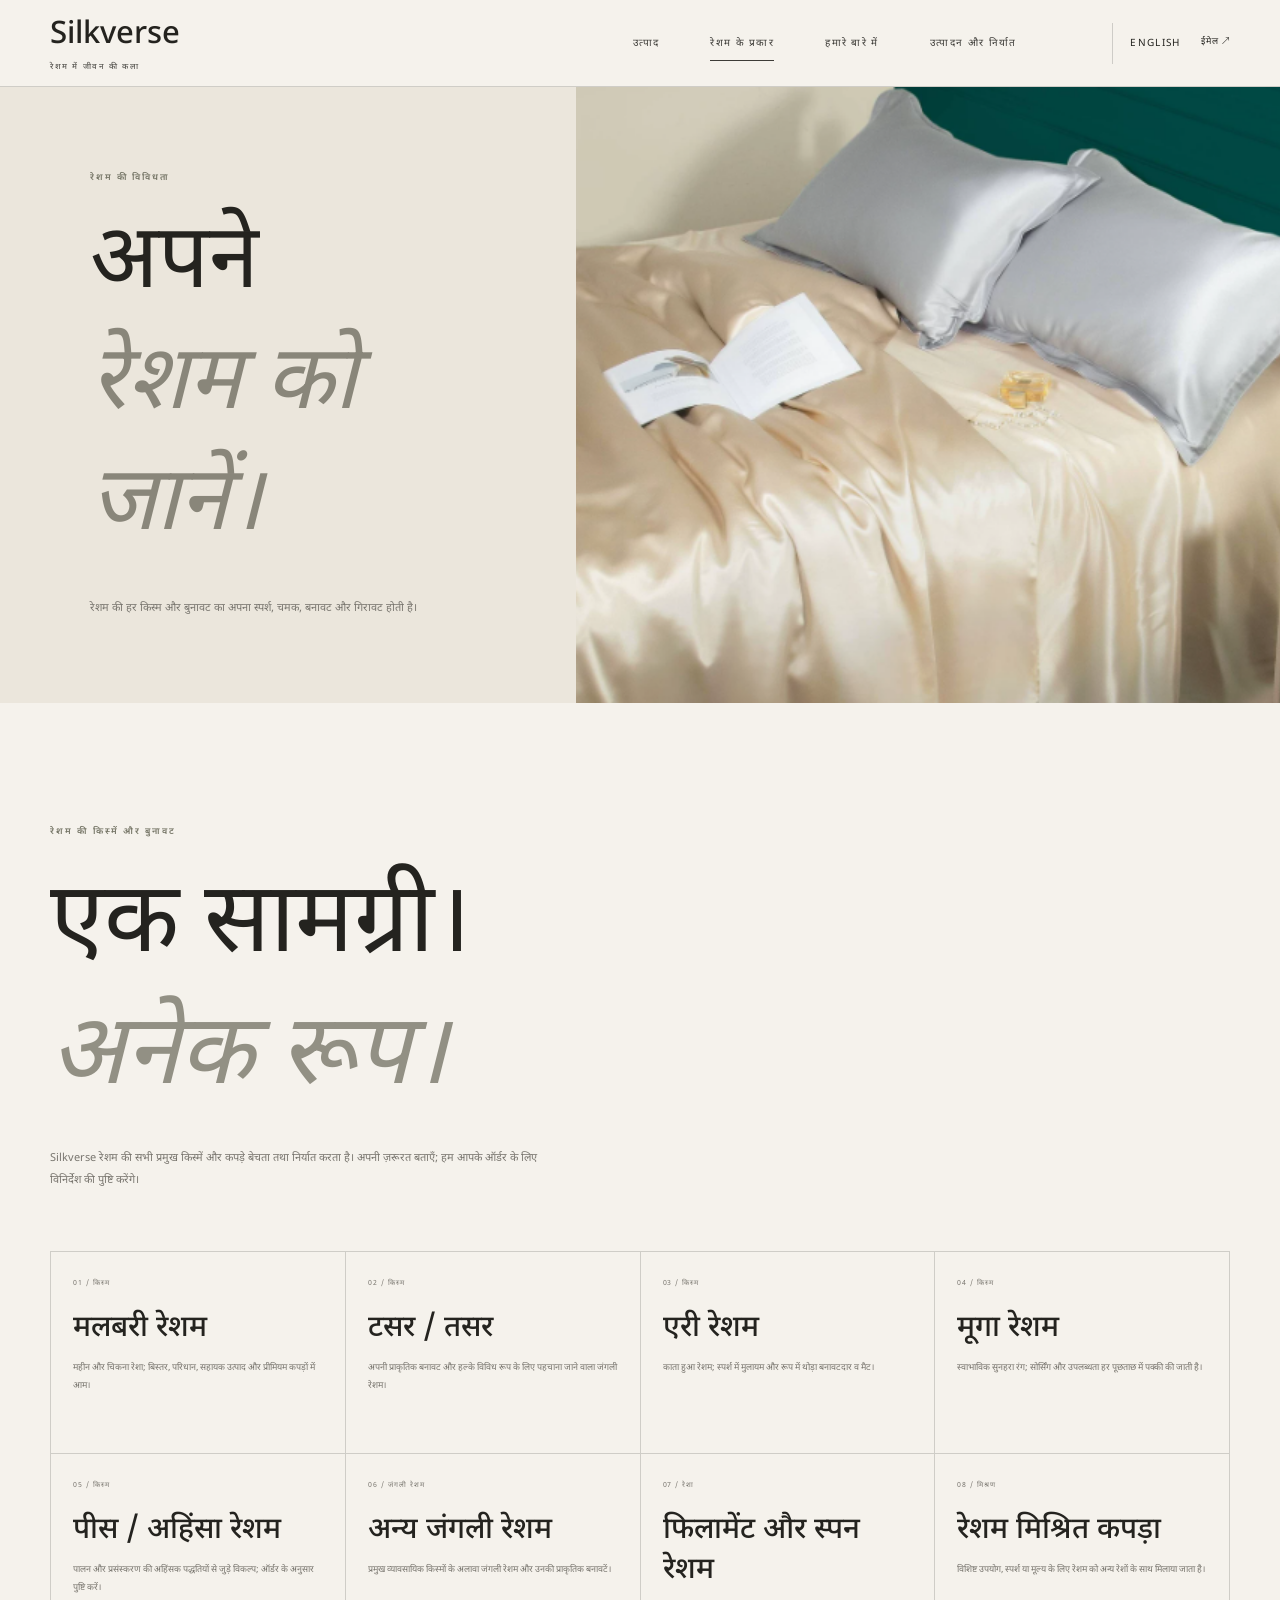
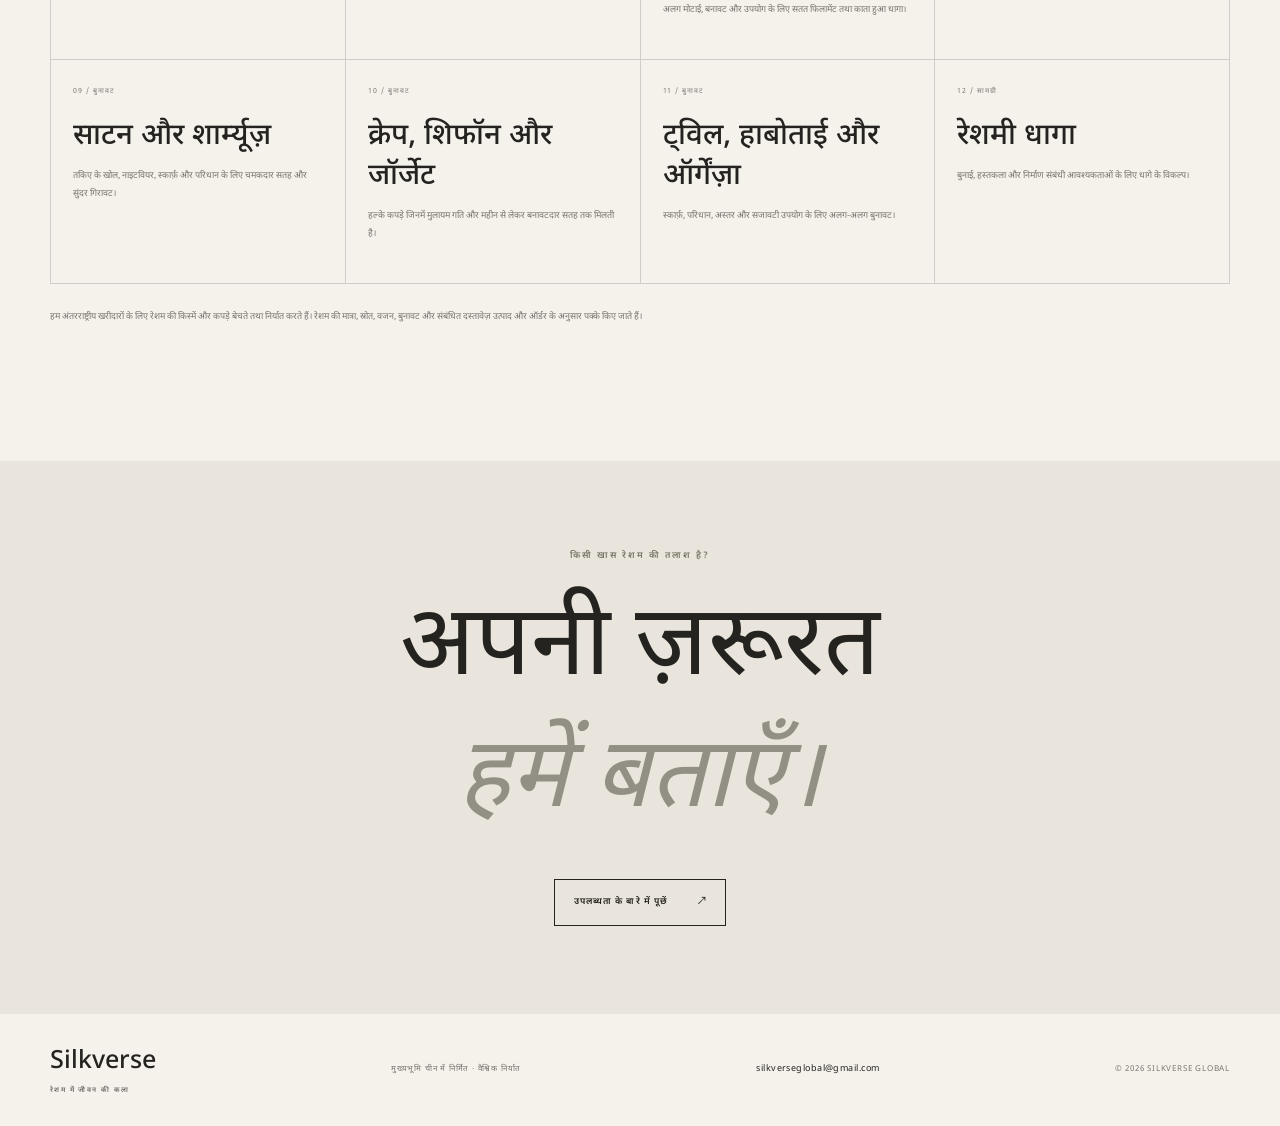
<file: hi/silk-types.html>
<!doctype html>
<html lang="hi">
  <head>
    <!-- Google tag (gtag.js) -->
    <script async src="https://www.googletagmanager.com/gtag/js?id=AW-16472882980"></script>
    <script>
      window.dataLayer = window.dataLayer || [];
      function gtag(){dataLayer.push(arguments);}
      gtag('js', new Date());
      gtag('config', 'AW-16472882980');
    </script>
    <meta charset="UTF-8" /><meta name="viewport" content="width=device-width, initial-scale=1.0" />
    <meta name="description" content="Silkverse से उपलब्ध रेशम की किस्मों और कपड़े की बुनावटों के बारे में जानें।" />
    <title>रेशम के प्रकार — Silkverse</title>
    <link rel="preconnect" href="https://fonts.googleapis.com" /><link rel="preconnect" href="https://fonts.gstatic.com" crossorigin />
    <link href="https://fonts.googleapis.com/css2?family=Cormorant+Garamond:wght@400;500;600&family=Manrope:wght@400;500;600;700&family=Noto+Sans+Devanagari:wght@400;500;600;700&display=swap" rel="stylesheet" />
    <link rel="stylesheet" href="../styles.css" />
  </head>
  <body>
    <header class="site-header subpage-header"><div class="header-inner"><a class="wordmark" href="index.html" aria-label="Silkverse मुख्य पृष्ठ"><span class="wordmark-name">Silkverse</span><span class="wordmark-caption">रेशम में जीवन की कला</span></a><nav class="main-nav" aria-label="मुख्य नेविगेशन"><a href="collections.html">उत्पाद</a><a href="silk-types.html" aria-current="page">रेशम के प्रकार</a><a href="about.html">हमारे बारे में</a><a href="china-production.html">उत्पादन और निर्यात</a></nav><div class="header-tools"><a class="header-contact language-link" href="../silk-types.html" lang="en">English</a><a class="email-link" href="mailto:silkverseglobal@gmail.com">ईमेल ↗</a></div></div></header>
    <main class="inner-page">
      <section class="page-hero page-hero-types"><div class="page-hero-copy"><p class="eyebrow">रेशम की विविधता</p><h1>अपने<br /><em>रेशम को जानें।</em></h1><p>रेशम की हर किस्म और बुनावट का अपना स्पर्श, चमक, बनावट और गिरावट होती है।</p></div><img src="../蠶絲 (5).png" alt="Silkverse के रेशमी कपड़े की मुलायम चमक" /></section>
      <section class="catalog-section"><div class="catalog-heading"><p class="eyebrow">रेशम की किस्में और बुनावट</p><h2>एक सामग्री।<br /><em>अनेक रूप।</em></h2><p>Silkverse रेशम की सभी प्रमुख किस्में और कपड़े बेचता तथा निर्यात करता है। अपनी ज़रूरत बताएँ; हम आपके ऑर्डर के लिए विनिर्देश की पुष्टि करेंगे।</p></div>
        <div class="catalog-grid silk-grid">
          <article class="catalog-card"><span>01 / किस्म</span><h3>मलबरी रेशम</h3><p>महीन और चिकना रेशा; बिस्तर, परिधान, सहायक उत्पाद और प्रीमियम कपड़ों में आम।</p></article>
          <article class="catalog-card"><span>02 / किस्म</span><h3>टसर / तसर</h3><p>अपनी प्राकृतिक बनावट और हल्के विविध रूप के लिए पहचाना जाने वाला जंगली रेशम।</p></article>
          <article class="catalog-card"><span>03 / किस्म</span><h3>एरी रेशम</h3><p>काता हुआ रेशम; स्पर्श में मुलायम और रूप में थोड़ा बनावटदार व मैट।</p></article>
          <article class="catalog-card"><span>04 / किस्म</span><h3>मूगा रेशम</h3><p>स्वाभाविक सुनहरा रंग; सोर्सिंग और उपलब्धता हर पूछताछ में पक्की की जाती है।</p></article>
          <article class="catalog-card"><span>05 / किस्म</span><h3>पीस / अहिंसा रेशम</h3><p>पालन और प्रसंस्करण की अहिंसक पद्धतियों से जुड़े विकल्प; ऑर्डर के अनुसार पुष्टि करें।</p></article>
          <article class="catalog-card"><span>06 / जंगली रेशम</span><h3>अन्य जंगली रेशम</h3><p>प्रमुख व्यावसायिक किस्मों के अलावा जंगली रेशम और उनकी प्राकृतिक बनावटें।</p></article>
          <article class="catalog-card"><span>07 / रेशा</span><h3>फिलामेंट और स्पन रेशम</h3><p>अलग मोटाई, बनावट और उपयोग के लिए सतत फिलामेंट तथा काता हुआ धागा।</p></article>
          <article class="catalog-card"><span>08 / मिश्रण</span><h3>रेशम मिश्रित कपड़ा</h3><p>विशिष्ट उपयोग, स्पर्श या मूल्य के लिए रेशम को अन्य रेशों के साथ मिलाया जाता है।</p></article>
          <article class="catalog-card"><span>09 / बुनावट</span><h3>साटन और शार्म्यूज़</h3><p>तकिए के खोल, नाइटवियर, स्कार्फ़ और परिधान के लिए चमकदार सतह और सुंदर गिरावट।</p></article>
          <article class="catalog-card"><span>10 / बुनावट</span><h3>क्रेप, शिफॉन और जॉर्जेट</h3><p>हल्के कपड़े जिनमें मुलायम गति और महीन से लेकर बनावटदार सतह तक मिलती है।</p></article>
          <article class="catalog-card"><span>11 / बुनावट</span><h3>ट्विल, हाबोताई और ऑर्गेंज़ा</h3><p>स्कार्फ़, परिधान, अस्तर और सजावटी उपयोग के लिए अलग-अलग बुनावट।</p></article>
          <article class="catalog-card"><span>12 / सामग्री</span><h3>रेशमी धागा</h3><p>बुनाई, हस्तकला और निर्माण संबंधी आवश्यकताओं के लिए धागे के विकल्प।</p></article>
        </div>
        <p class="catalog-note">हम अंतरराष्ट्रीय खरीदारों के लिए रेशम की किस्में और कपड़े बेचते तथा निर्यात करते हैं। रेशम की मात्रा, स्रोत, वजन, बुनावट और संबंधित दस्तावेज़ उत्पाद और ऑर्डर के अनुसार पक्के किए जाते हैं।</p>
      </section>
      <section class="page-cta"><p class="eyebrow">किसी खास रेशम की तलाश है?</p><h2>अपनी ज़रूरत<br /><em>हमें बताएँ।</em></h2><a class="button-link" href="mailto:silkverseglobal@gmail.com?subject=Silkverse%20Silk%20Sourcing%20Enquiry">उपलब्धता के बारे में पूछें <span aria-hidden="true">↗</span></a></section>
    </main>
    <footer class="site-footer"><a class="wordmark footer-wordmark" href="index.html" aria-label="Silkverse मुख्य पृष्ठ"><span class="wordmark-name">Silkverse</span><span class="wordmark-caption">रेशम में जीवन की कला</span></a><p>मुख्यभूमि चीन में निर्मित · वैश्विक निर्यात</p><a class="footer-email" href="mailto:silkverseglobal@gmail.com">silkverseglobal@gmail.com</a><p>© <span id="year"></span> Silkverse Global</p></footer>
    <script src="../script.js"></script>
  </body>
</html>
</file>
<file: styles.css>
:root {
  color-scheme: light;
  --paper: #f5f2ec;
  --paper-deep: #ebe6dc;
  --ink: #24231f;
  --muted: #79766f;
  --line: rgba(36, 35, 31, 0.18);
  --olive: #777768;
  --white: #fbfaf7;
  --serif: "Cormorant Garamond", Georgia, serif;
  --sans: "Manrope", Arial, sans-serif;
}

* {
  box-sizing: border-box;
}

html {
  scroll-behavior: smooth;
  scroll-padding-top: 86px;
}

body {
  margin: 0;
  background: var(--paper);
  color: var(--ink);
  font-family: var(--sans);
  font-size: 14px;
  line-height: 1.75;
  -webkit-font-smoothing: antialiased;
}

a {
  color: inherit;
  text-decoration: none;
}

img {
  display: block;
  width: 100%;
}

.site-header {
  position: absolute;
  inset: 0 0 auto;
  z-index: 5;
  color: var(--white);
  border-bottom: 1px solid rgba(255, 255, 255, 0.27);
}

.site-header.subpage-header {
  position: relative;
  color: var(--ink);
  background: var(--paper);
  border-bottom-color: var(--line);
}

.header-inner {
  width: min(1440px, calc(100% - 100px));
  min-height: 86px;
  margin: 0 auto;
  display: flex;
  align-items: center;
  justify-content: space-between;
  gap: 32px;
}

.wordmark {
  display: inline-flex;
  flex-direction: column;
  align-items: flex-start;
  line-height: 1;
}

.wordmark-name {
  font-family: var(--serif);
  font-size: 31px;
  font-weight: 500;
  letter-spacing: 0.04em;
}

.wordmark-caption {
  margin-top: 7px;
  font-size: 8px;
  font-weight: 500;
  letter-spacing: 0.2em;
  text-transform: uppercase;
  opacity: 0.74;
}

.main-nav {
  display: flex;
  align-items: center;
  gap: clamp(25px, 4vw, 62px);
  margin-left: auto;
  margin-right: clamp(20px, 5vw, 78px);
}

.main-nav a,
.header-contact {
  font-size: 10px;
  letter-spacing: 0.13em;
  text-transform: uppercase;
}

.header-tools {
  display: flex;
  align-items: center;
  gap: 20px;
}

.header-tools .header-contact {
  border-left-color: var(--line);
}

.header-tools .email-link {
  font-size: 9px;
  letter-spacing: 0.12em;
  text-transform: uppercase;
}

.subpage-header .main-nav a[aria-current="page"]::after {
  transform: scaleX(1);
}

.main-nav a {
  position: relative;
  opacity: 0.88;
  transition: opacity 180ms ease;
}

.main-nav a::after {
  position: absolute;
  right: 0;
  bottom: -8px;
  left: 0;
  height: 1px;
  background: currentColor;
  content: "";
  transform: scaleX(0);
  transform-origin: left;
  transition: transform 180ms ease;
}

.main-nav a:hover,
.main-nav a:focus-visible {
  opacity: 1;
}

.main-nav a:hover::after,
.main-nav a:focus-visible::after {
  transform: scaleX(1);
}

.header-contact {
  display: inline-flex;
  align-items: center;
  gap: 13px;
  padding: 11px 0 11px 17px;
  border-left: 1px solid rgba(255, 255, 255, 0.42);
}

.header-contact span:last-child {
  font-size: 16px;
}

.hero {
  position: relative;
  min-height: min(840px, 100svh);
  min-height: min(840px, 100vh);
  display: flex;
  align-items: center;
  overflow: hidden;
  background: #434541;
  color: var(--white);
}

.hero-image,
.hero-shade {
  position: absolute;
  inset: 0;
  width: 100%;
  height: 100%;
}

.hero-image {
  object-fit: cover;
  object-position: center 55%;
  animation: hero-arrive 1.2s ease both;
}

.hero-shade {
  background: linear-gradient(90deg, rgba(20, 22, 20, 0.62) 0%, rgba(20, 22, 20, 0.24) 54%, rgba(20, 22, 20, 0.08) 100%);
}

.hero-content {
  position: relative;
  width: min(1440px, calc(100% - 100px));
  margin: 65px auto 0;
  animation: copy-arrive 850ms 120ms ease both;
}

.eyebrow {
  margin: 0 0 21px;
  color: var(--olive);
  font-size: 9px;
  font-weight: 600;
  letter-spacing: 0.22em;
  line-height: 1.6;
  text-transform: uppercase;
}

.eyebrow.light {
  color: rgba(255, 255, 255, 0.8);
}

.hero h1,
.intro h2,
.section-heading h2,
.brand-statement h2,
.partnership h2,
.closing h2 {
  margin: 0;
  font-family: var(--serif);
  font-weight: 400;
  letter-spacing: -0.025em;
}

.hero h1 {
  max-width: 720px;
  font-size: clamp(80px, 11vw, 158px);
  line-height: 0.76;
  letter-spacing: -0.055em;
}

.hero-description {
  max-width: 385px;
  margin: 31px 0 26px;
  color: rgba(255, 255, 255, 0.84);
  font-size: 12px;
  line-height: 1.9;
}

.text-link {
  display: inline-flex;
  align-items: center;
  gap: 16px;
  padding-bottom: 6px;
  border-bottom: 1px solid var(--line);
  font-size: 10px;
  font-weight: 600;
  letter-spacing: 0.11em;
  text-transform: uppercase;
  transition: gap 180ms ease, border-color 180ms ease;
}

.text-link:hover,
.text-link:focus-visible {
  gap: 23px;
  border-color: currentColor;
}

.text-link-light {
  border-color: rgba(255, 255, 255, 0.58);
}

.hero-signature {
  position: absolute;
  right: 48px;
  bottom: 35px;
  color: rgba(255, 255, 255, 0.8);
  font-size: 8px;
  letter-spacing: 0.23em;
  writing-mode: vertical-rl;
}

.section-shell {
  width: min(1260px, calc(100% - 100px));
  margin: 0 auto;
}

.intro {
  display: grid;
  grid-template-columns: 1fr 1.5fr 1fr;
  gap: 55px;
  align-items: start;
  padding-top: 145px;
  padding-bottom: 151px;
}

.intro-index {
  padding-top: 9px;
  color: var(--muted);
  font-size: 8px;
  letter-spacing: 0.18em;
}

.intro .eyebrow,
.section-heading .eyebrow,
.partnership .eyebrow {
  margin-bottom: 20px;
}

.intro h2,
.section-heading h2,
.partnership h2 {
  font-size: clamp(48px, 6vw, 79px);
  line-height: 0.98;
}

.intro h2 em,
.section-heading h2 em,
.partnership h2 em,
.brand-statement h2 em,
.closing h2 em {
  color: #939084;
  font-weight: 400;
}

.intro-note {
  padding-top: 42px;
}

.intro-note p,
.partnership-copy > p:not(.eyebrow) {
  margin: 0 0 26px;
  color: var(--muted);
  font-size: 11px;
  line-height: 2;
}

.intro-note .text-link {
  font-size: 8px;
}

.collections {
  padding-top: 85px;
  padding-bottom: 145px;
  border-top: 1px solid var(--line);
}

.collection-more {
  margin-top: 43px;
}

.section-heading {
  display: flex;
  align-items: end;
  justify-content: space-between;
  gap: 40px;
  margin-bottom: 57px;
}

.section-heading h2 {
  font-size: clamp(54px, 7vw, 91px);
}

.section-aside {
  width: min(290px, 30%);
  margin: 0 0 7px;
  color: var(--muted);
  font-size: 10px;
  line-height: 1.9;
}

.collection-grid {
  display: grid;
  grid-template-columns: repeat(2, minmax(0, 1fr));
  gap: 61px 25px;
}

.collection-card {
  min-width: 0;
}

.collection-image {
  position: relative;
  display: block;
  height: clamp(300px, 42vw, 520px);
  overflow: hidden;
  background: var(--paper-deep);
}

.collection-card:nth-child(2) .collection-image,
.collection-card:nth-child(3) .collection-image {
  height: clamp(270px, 35vw, 440px);
}

.collection-image::after {
  position: absolute;
  inset: 0;
  background: linear-gradient(180deg, rgba(0, 0, 0, 0.11), transparent 25%, transparent 60%, rgba(0, 0, 0, 0.14));
  content: "";
  pointer-events: none;
}

.collection-image img {
  width: 100%;
  height: 100%;
  object-fit: cover;
  transition: transform 800ms cubic-bezier(0.2, 0.65, 0.3, 1);
}

.collection-image:hover img,
.collection-image:focus-visible img {
  transform: scale(1.035);
}

.image-brand {
  position: absolute;
  z-index: 1;
  top: 50%;
  left: 50%;
  color: rgba(255, 255, 255, 0.94);
  font-family: var(--serif);
  font-size: clamp(32px, 5vw, 59px);
  letter-spacing: 0.04em;
  text-shadow: 0 2px 22px rgba(0, 0, 0, 0.22);
  transform: translate(-50%, -50%);
}

.collection-number {
  position: absolute;
  z-index: 1;
  right: 18px;
  bottom: 15px;
  color: rgba(255, 255, 255, 0.9);
  font-size: 8px;
  letter-spacing: 0.15em;
}

.collection-info {
  display: flex;
  align-items: end;
  justify-content: space-between;
  gap: 22px;
  padding-top: 18px;
}

.collection-label {
  margin: 0 0 3px;
  color: var(--muted);
  font-size: 8px;
  letter-spacing: 0.17em;
  text-transform: uppercase;
}

.collection-info h3 {
  margin: 0;
  font-family: var(--serif);
  font-size: clamp(30px, 3.2vw, 42px);
  font-weight: 400;
  line-height: 1.05;
}

.collection-info > p {
  max-width: 220px;
  margin: 0 0 3px;
  color: var(--muted);
  font-size: 9px;
  line-height: 1.8;
}

.brand-statement {
  position: relative;
  min-height: 600px;
  padding: 116px 24px;
  display: flex;
  flex-direction: column;
  align-items: center;
  justify-content: center;
  overflow: hidden;
  background: #292b27;
  color: var(--white);
  text-align: center;
}

.brand-statement::before,
.brand-statement::after {
  position: absolute;
  width: 42vw;
  height: 42vw;
  border: 1px solid rgba(255, 255, 255, 0.1);
  border-radius: 50%;
  content: "";
}

.brand-statement::before {
  top: -28vw;
  left: -20vw;
}

.brand-statement::after {
  right: -18vw;
  bottom: -30vw;
}

.statement-mark {
  position: absolute;
  color: rgba(255, 255, 255, 0.035);
  font-family: var(--serif);
  font-size: min(70vw, 780px);
  line-height: 0.8;
}

.brand-statement .eyebrow,
.brand-statement h2,
.statement-copy {
  position: relative;
}

.brand-statement h2 {
  font-size: clamp(100px, 14vw, 188px);
  line-height: 0.72;
  letter-spacing: -0.045em;
}

.brand-statement h2 em {
  color: #c7c2b5;
}

.statement-copy {
  max-width: 370px;
  margin: 36px 0 0;
  color: rgba(255, 255, 255, 0.68);
  font-size: 10px;
  line-height: 1.95;
}

.partnership {
  display: grid;
  grid-template-columns: 1.03fr 0.97fr;
  gap: clamp(50px, 9vw, 137px);
  align-items: center;
  padding-top: 145px;
  padding-bottom: 150px;
}

.partnership-image {
  position: relative;
  min-height: 570px;
  background: var(--paper-deep);
}

.partnership-image img {
  position: absolute;
  inset: 0;
  width: 100%;
  height: 100%;
  object-fit: cover;
}

.image-brand-dark {
  color: rgba(37, 37, 34, 0.86);
  text-shadow: 0 1px 14px rgba(255, 255, 255, 0.38);
}

.partnership-copy {
  padding: 30px 0;
}

.partnership h2 {
  margin-bottom: 28px;
  font-size: clamp(49px, 5vw, 69px);
}

.partner-points {
  margin: 29px 0 34px;
  padding: 0;
  border-top: 1px solid var(--line);
  list-style: none;
}

.partner-points li {
  display: flex;
  gap: 19px;
  padding: 12px 0;
  border-bottom: 1px solid var(--line);
  color: #4e4c45;
  font-size: 9px;
}

.partner-points span {
  color: var(--muted);
  font-size: 8px;
}

.button-link {
  display: inline-flex;
  align-items: center;
  gap: 30px;
  padding: 14px 19px;
  border: 1px solid var(--ink);
  font-size: 9px;
  font-weight: 600;
  letter-spacing: 0.12em;
  text-transform: uppercase;
  transition: background 180ms ease, color 180ms ease;
}

.button-link:hover,
.button-link:focus-visible {
  background: var(--ink);
  color: var(--white);
}

.closing {
  display: flex;
  flex-direction: column;
  align-items: center;
  padding: 104px 24px 108px;
  background: #e9e5dc;
  text-align: center;
}

.closing h2 {
  font-size: clamp(66px, 9vw, 118px);
  line-height: 0.85;
}

.closing-email {
  display: inline-flex;
  align-items: center;
  gap: 16px;
  margin-top: 35px;
  padding-bottom: 6px;
  border-bottom: 1px solid var(--line);
  font-size: 10px;
  letter-spacing: 0.09em;
}

.site-footer {
  min-height: 112px;
  width: min(1440px, calc(100% - 100px));
  margin: 0 auto;
  display: flex;
  align-items: center;
  justify-content: space-between;
  gap: 24px;
}

.footer-wordmark {
  color: var(--ink);
}

.footer-wordmark .wordmark-name {
  font-size: 25px;
}

.footer-wordmark .wordmark-caption {
  font-size: 7px;
}

.site-footer > p {
  margin: 0;
  color: var(--muted);
  font-size: 8px;
  letter-spacing: 0.1em;
  text-transform: uppercase;
}

a:focus-visible {
  outline: 2px solid currentColor;
  outline-offset: 5px;
}

.inner-page {
  overflow: hidden;
}

.page-hero {
  min-height: 570px;
  display: grid;
  grid-template-columns: minmax(0, 0.9fr) minmax(0, 1.1fr);
  background: var(--paper-deep);
}

.page-hero-copy {
  align-self: center;
  padding: 84px clamp(32px, 7vw, 110px);
}

.page-hero-copy h1 {
  margin: 0;
  font-family: var(--serif);
  font-size: clamp(76px, 9vw, 122px);
  font-weight: 400;
  letter-spacing: -0.055em;
  line-height: 0.82;
}

.page-hero-copy h1 em {
  color: #89867a;
  font-weight: 400;
}

.page-hero-copy > p:last-child {
  max-width: 380px;
  margin: 28px 0 0;
  color: var(--muted);
  font-size: 11px;
  line-height: 2;
}

.page-hero > img {
  min-width: 0;
  width: 100%;
  height: 100%;
  min-height: 570px;
  object-fit: cover;
}

.page-hero-types > img {
  object-position: center 52%;
}

.page-prose {
  width: min(1050px, calc(100% - 100px));
  margin: 0 auto;
  padding: 135px 0 145px;
}

.page-prose h2,
.catalog-heading h2,
.export-intro h2,
.page-cta h2 {
  margin: 0;
  font-family: var(--serif);
  font-size: clamp(60px, 8vw, 98px);
  font-weight: 400;
  letter-spacing: -0.035em;
  line-height: 0.95;
}

.page-prose h2 em,
.catalog-heading h2 em,
.export-intro h2 em,
.page-cta h2 em {
  color: #929084;
  font-weight: 400;
}

.prose-columns {
  display: grid;
  grid-template-columns: 1fr 1fr;
  gap: 54px;
  margin: 42px 0 36px;
}

.prose-columns p,
.catalog-heading > p:last-child {
  margin: 0;
  color: var(--muted);
  font-size: 11px;
  line-height: 2;
}

.page-banner {
  min-height: 390px;
  padding: 45px;
  display: flex;
  flex-direction: column;
  align-items: center;
  justify-content: center;
  background: #2c2d29;
  color: var(--white);
  text-align: center;
}

.banner-index {
  margin-bottom: 28px;
  color: rgba(255, 255, 255, 0.62);
  font-size: 8px;
  letter-spacing: 0.2em;
}

.page-banner > p {
  margin: 0;
  font-family: var(--serif);
  font-size: clamp(57px, 8vw, 96px);
  line-height: 0.92;
}

.page-banner em {
  color: #c7c2b5;
}

.page-link-grid {
  width: min(1260px, calc(100% - 100px));
  margin: 0 auto;
  display: grid;
  grid-template-columns: 1fr 1fr;
}

.page-link-grid > a {
  min-height: 160px;
  padding: 34px 26px;
  display: grid;
  grid-template-columns: 1fr auto;
  align-content: center;
  border-bottom: 1px solid var(--line);
}

.page-link-grid > a + a {
  border-left: 1px solid var(--line);
}

.page-link-grid > a > span:first-child {
  grid-column: 1 / -1;
  color: var(--muted);
  font-size: 8px;
  letter-spacing: 0.17em;
}

.page-link-grid strong {
  margin-top: 8px;
  font-family: var(--serif);
  font-size: clamp(27px, 3vw, 42px);
  font-weight: 400;
}

.catalog-section {
  width: min(1260px, calc(100% - 100px));
  margin: 0 auto;
  padding: 122px 0 135px;
}

.catalog-heading {
  max-width: 780px;
  margin-bottom: 60px;
}

.catalog-heading > p:last-child {
  max-width: 510px;
  margin-top: 22px;
}

.catalog-grid {
  display: grid;
  grid-template-columns: repeat(4, minmax(0, 1fr));
  border-top: 1px solid var(--line);
  border-left: 1px solid var(--line);
}

.catalog-card {
  min-height: 218px;
  padding: 25px 22px 21px;
  display: flex;
  flex-direction: column;
  align-items: flex-start;
  border-right: 1px solid var(--line);
  border-bottom: 1px solid var(--line);
}

.catalog-card > span {
  color: var(--muted);
  font-size: 7px;
  letter-spacing: 0.14em;
  text-transform: uppercase;
}

.catalog-card h3 {
  margin: 20px 0 9px;
  font-family: var(--serif);
  font-size: clamp(24px, 2.3vw, 33px);
  font-weight: 500;
  line-height: 1.05;
}

.catalog-card p {
  margin: 0 0 19px;
  color: var(--muted);
  font-size: 9px;
  line-height: 1.85;
}

.catalog-card a {
  margin-top: auto;
  padding-bottom: 3px;
  border-bottom: 1px solid var(--line);
  font-size: 8px;
  letter-spacing: 0.04em;
}

.catalog-note {
  max-width: 790px;
  margin: 24px 0 0;
  color: var(--muted);
  font-size: 9px;
  line-height: 1.9;
}

.silk-grid .catalog-card {
  min-height: 202px;
}

.page-cta {
  min-height: 420px;
  padding: 88px 24px;
  display: flex;
  flex-direction: column;
  align-items: center;
  justify-content: center;
  background: #e9e5dc;
  text-align: center;
}

.page-cta h2 {
  margin-bottom: 30px;
}

.export-details {
  width: min(1260px, calc(100% - 100px));
  margin: 0 auto;
  padding: 135px 0 150px;
  display: grid;
  grid-template-columns: 0.85fr 1.15fr;
  gap: 70px;
}

.export-intro h2 {
  font-size: clamp(56px, 7vw, 83px);
}

.export-steps {
  border-top: 1px solid var(--line);
}

.export-steps article {
  display: grid;
  grid-template-columns: 55px 1fr;
  gap: 16px;
  padding: 24px 0;
  border-bottom: 1px solid var(--line);
}

.export-steps article > span {
  color: var(--muted);
  font-size: 8px;
}

.export-steps h3 {
  margin: 0 0 6px;
  font-family: var(--serif);
  font-size: 27px;
  font-weight: 500;
  line-height: 1.1;
}

.export-steps p {
  max-width: 500px;
  margin: 0;
  color: var(--muted);
  font-size: 10px;
  line-height: 1.9;
}

.subpage-header + .inner-page .page-hero {
  min-height: 575px;
}

.inner-page + .site-footer {
  width: min(1260px, calc(100% - 100px));
}

.footer-email {
  font-size: 9px;
  letter-spacing: 0.05em;
}

html[lang="hi"] body {
  font-family: "Noto Sans Devanagari", sans-serif;
  line-height: 1.9;
}

html[lang="hi"] .wordmark-name,
html[lang="hi"] .hero h1,
html[lang="hi"] .intro h2,
html[lang="hi"] .section-heading h2,
html[lang="hi"] .brand-statement h2,
html[lang="hi"] .partnership h2,
html[lang="hi"] .closing h2,
html[lang="hi"] .page-hero-copy h1,
html[lang="hi"] .page-prose h2,
html[lang="hi"] .catalog-heading h2,
html[lang="hi"] .catalog-card h3,
html[lang="hi"] .export-intro h2,
html[lang="hi"] .export-steps h3,
html[lang="hi"] .page-cta h2,
html[lang="hi"] .page-banner > p,
html[lang="hi"] .page-link-grid strong,
html[lang="hi"] .collection-info h3 {
  font-family: "Noto Sans Devanagari", sans-serif;
  letter-spacing: 0;
  line-height: 1.35;
}

html[lang="hi"] .hero h1 {
  font-size: clamp(50px, 8vw, 102px);
}

html[lang="hi"] .page-hero-copy h1 {
  font-size: clamp(53px, 7vw, 94px);
}

html[lang="hi"] .hero-description,
html[lang="hi"] .page-hero-copy > p:last-child,
html[lang="hi"] .intro-note p,
html[lang="hi"] .prose-columns p,
html[lang="hi"] .catalog-card p,
html[lang="hi"] .catalog-note,
html[lang="hi"] .export-steps p {
  line-height: 2;
}

@keyframes hero-arrive {
  from { transform: scale(1.035); }
  to { transform: scale(1); }
}

@keyframes copy-arrive {
  from { opacity: 0; transform: translateY(14px); }
  to { opacity: 1; transform: translateY(0); }
}

@media (min-width: 1500px) {
  .hero-content,
  .header-inner,
  .site-footer {
    width: min(1440px, calc(100% - 150px));
  }
}

@media (max-width: 850px) {
  .header-inner,
  .hero-content,
  .section-shell,
  .site-footer {
    width: calc(100% - 56px);
  }

  .intro {
    grid-template-columns: 1fr 2fr;
    gap: 24px;
    padding-top: 105px;
    padding-bottom: 110px;
  }

  .intro-copy {
    grid-column: 2;
  }

  .intro-note {
    grid-column: 2;
    max-width: 400px;
    padding-top: 0;
  }

  .section-heading {
    align-items: start;
  }

  .section-aside {
    width: 230px;
    margin-top: 48px;
  }

  .partnership {
    gap: 42px;
  }

  .partnership-image {
    min-height: 470px;
  }
}

@media (max-width: 600px) {
  html {
    scroll-padding-top: 20px;
  }

  .header-inner {
    width: calc(100% - 36px);
    min-height: 70px;
    gap: 12px;
  }

  .wordmark-name {
    font-size: 26px;
  }

  .wordmark-caption {
    font-size: 7px;
    letter-spacing: 0.14em;
  }

  .main-nav {
    gap: 15px;
    margin: 0 0 0 auto;
  }

  .main-nav a {
    font-size: 7px;
    letter-spacing: 0.06em;
  }

  .main-nav a:nth-child(2) {
    display: none;
  }

  .header-contact {
    gap: 5px;
    padding-left: 9px;
    font-size: 7px;
    letter-spacing: 0.06em;
  }

  .hero {
    min-height: 720px;
    min-height: 100svh;
    align-items: end;
  }

  .hero-image {
    object-position: 58% center;
  }

  .hero-shade {
    background: linear-gradient(0deg, rgba(20, 22, 20, 0.72), rgba(20, 22, 20, 0.12) 95%);
  }

  .hero-content,
  .section-shell,
  .site-footer {
    width: calc(100% - 40px);
  }

  .hero-content {
    margin: 0 auto 105px;
  }

  .hero h1 {
    font-size: clamp(74px, 21vw, 116px);
  }

  .hero-description {
    max-width: 325px;
    font-size: 11px;
  }

  .hero-signature {
    right: 20px;
    bottom: 19px;
    font-size: 7px;
  }

  .intro {
    display: block;
    padding-top: 82px;
    padding-bottom: 88px;
  }

  .intro-index {
    margin-bottom: 41px;
  }

  .intro h2,
  .section-heading h2 {
    font-size: clamp(50px, 14vw, 72px);
  }

  .intro-note {
    margin: 24px 0 0 22%;
  }

  .collections {
    padding-top: 70px;
    padding-bottom: 90px;
  }

  .section-heading {
    display: block;
    margin-bottom: 38px;
  }

  .section-aside {
    width: min(290px, 100%);
    margin: 22px 0 0;
  }

  .collection-grid {
    grid-template-columns: 1fr;
    gap: 42px;
  }

  .collection-image,
  .collection-card:nth-child(2) .collection-image,
  .collection-card:nth-child(3) .collection-image {
    height: 112vw;
    max-height: 500px;
    min-height: 330px;
  }

  .collection-card:nth-child(2) .collection-image,
  .collection-card:nth-child(3) .collection-image {
    height: 96vw;
  }

  .collection-info {
    align-items: start;
    flex-direction: column;
    gap: 8px;
  }

  .collection-info > p {
    max-width: 280px;
  }

  .brand-statement {
    min-height: 500px;
  }

  .brand-statement h2 {
    font-size: clamp(94px, 23vw, 145px);
  }

  .partnership {
    display: flex;
    flex-direction: column;
    gap: 27px;
    padding-top: 82px;
    padding-bottom: 89px;
  }

  .partnership-image {
    width: 100%;
    min-height: 115vw;
  }

  .partnership h2 {
    font-size: clamp(47px, 13vw, 65px);
  }

  .closing {
    padding: 82px 18px 86px;
  }

  .closing h2 {
    font-size: clamp(60px, 16vw, 88px);
  }

  .site-footer {
    min-height: 150px;
    flex-wrap: wrap;
    justify-content: space-between;
    padding: 22px 0;
  }

  .site-footer > p:last-child {
    width: 100%;
  }
}

@media (max-width: 980px) {
  .site-header .main-nav {
    display: flex;
    gap: 17px;
    margin-right: auto;
  }

  .header-tools {
    gap: 12px;
  }

  .catalog-grid {
    grid-template-columns: repeat(2, minmax(0, 1fr));
  }

  .export-details {
    grid-template-columns: 1fr;
    gap: 45px;
  }

  .page-hero {
    grid-template-columns: minmax(0, 0.9fr) minmax(0, 1.1fr);
  }
}

@media (max-width: 700px) {
  .site-header .header-inner {
    width: calc(100% - 36px);
    display: grid;
    grid-template-columns: 1fr auto;
    gap: 0 12px;
    padding: 10px 0;
  }

  .site-header .main-nav {
    grid-column: 1 / -1;
    grid-row: 2;
    width: 100%;
    justify-content: space-between;
    gap: 15px;
    margin: 10px 0 0;
    overflow-x: auto;
  }

  .site-header .main-nav a,
  .site-header .main-nav a:nth-child(2) {
    display: inline-block;
    flex: 0 0 auto;
    font-size: 8px;
    letter-spacing: 0.05em;
    white-space: nowrap;
  }

  .header-tools {
    grid-column: 2;
    grid-row: 1;
  }

  .header-tools .email-link,
  .header-contact {
    font-size: 8px;
    letter-spacing: 0.03em;
  }

  .site-header:not(.subpage-header) .header-inner > .header-contact {
    grid-column: 2;
    grid-row: 1;
    padding-left: 9px;
  }

  .page-hero {
    grid-template-columns: 1fr;
  }

  .page-hero-copy {
    padding: 100px 25px 48px;
  }

  .page-hero-copy h1 {
    font-size: clamp(68px, 18vw, 100px);
  }

  .page-hero > img {
    min-height: 360px;
    max-height: 490px;
  }

  .page-prose,
  .catalog-section,
  .export-details,
  .page-link-grid,
  .inner-page + .site-footer {
    width: calc(100% - 40px);
  }

  .page-prose,
  .catalog-section,
  .export-details {
    padding-top: 80px;
    padding-bottom: 88px;
  }

  .prose-columns {
    grid-template-columns: 1fr;
    gap: 15px;
    margin: 30px 0;
  }

  .page-link-grid {
    grid-template-columns: 1fr;
  }

  .page-link-grid > a + a {
    border-left: 0;
  }

  .catalog-heading {
    margin-bottom: 40px;
  }

  .catalog-heading h2,
  .page-prose h2,
  .page-cta h2,
  .export-intro h2 {
    font-size: clamp(55px, 14vw, 78px);
  }

  .catalog-card {
    min-height: 205px;
    padding: 18px 15px;
  }

  .catalog-card h3 {
    font-size: 25px;
  }

  .catalog-card p {
    font-size: 8px;
  }

  .page-cta {
    min-height: 370px;
  }

  .site-footer {
    align-items: flex-start;
    flex-wrap: wrap;
    padding: 24px 0;
  }

  .site-footer > p,
  .site-footer > a:not(.wordmark) {
    width: calc(50% - 12px);
    overflow-wrap: anywhere;
  }

  html[lang="hi"] .page-hero-copy h1 {
    font-size: clamp(52px, 14vw, 80px);
  }

  html[lang="hi"] .hero h1 {
    font-size: clamp(49px, 13vw, 74px);
  }

  html[lang="hi"] .collection-info h3 {
    font-size: 30px;
  }
}

@media (prefers-reduced-motion: reduce) {
  *,
  *::before,
  *::after {
    scroll-behavior: auto !important;
    animation-duration: 0.01ms !important;
    animation-iteration-count: 1 !important;
    transition-duration: 0.01ms !important;
  }
}
</file>
